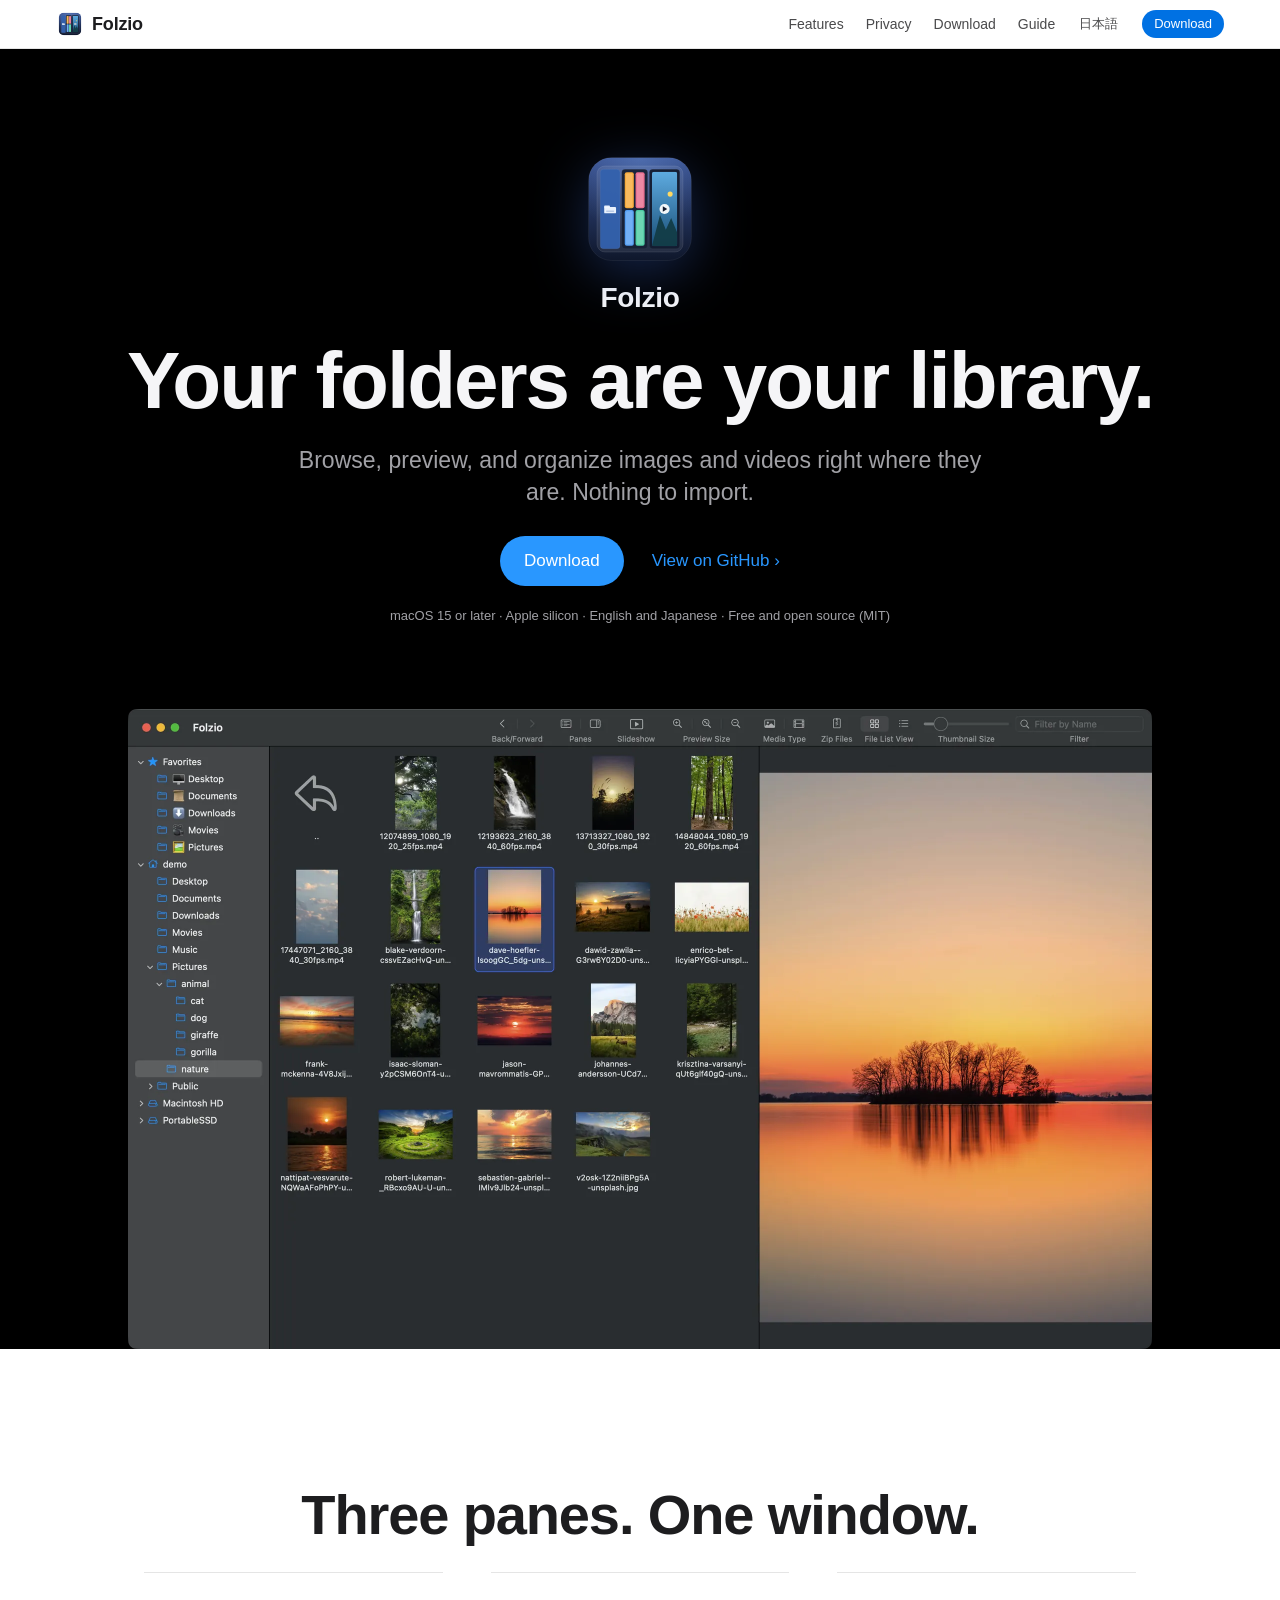
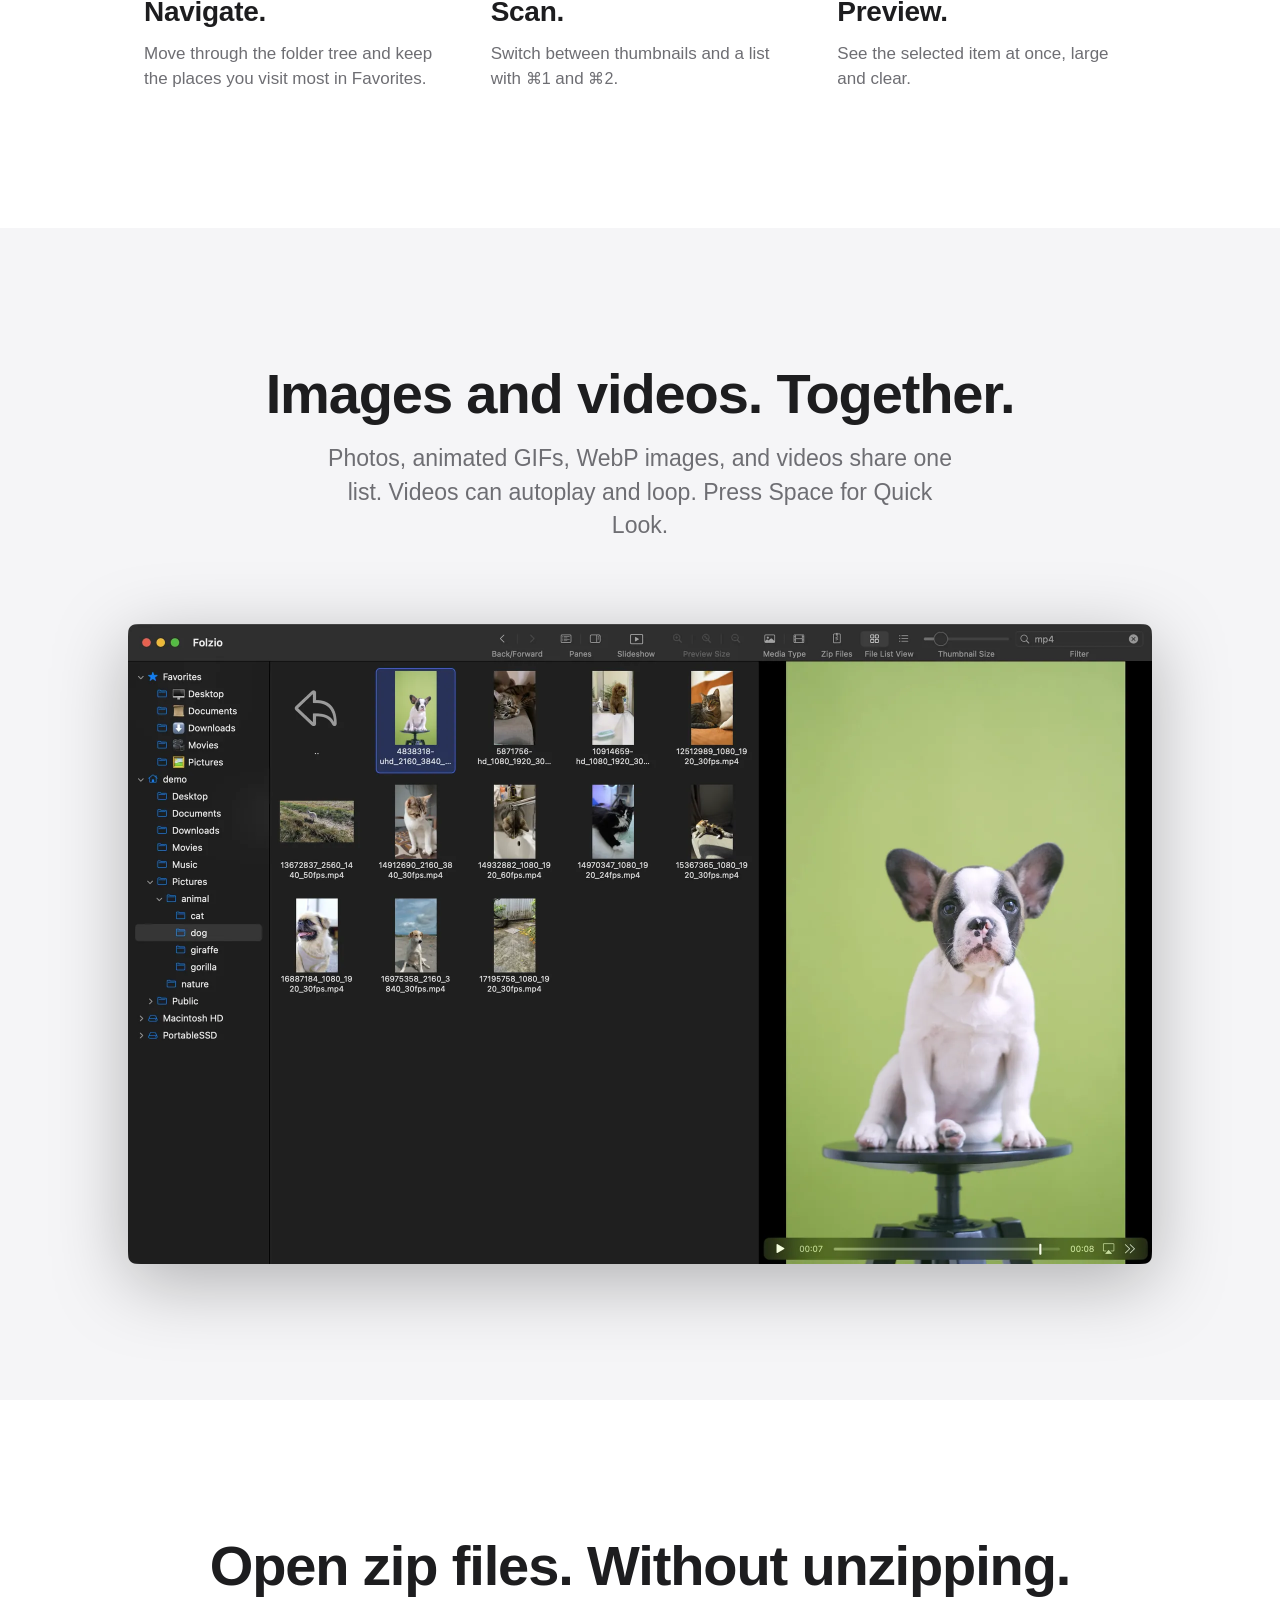
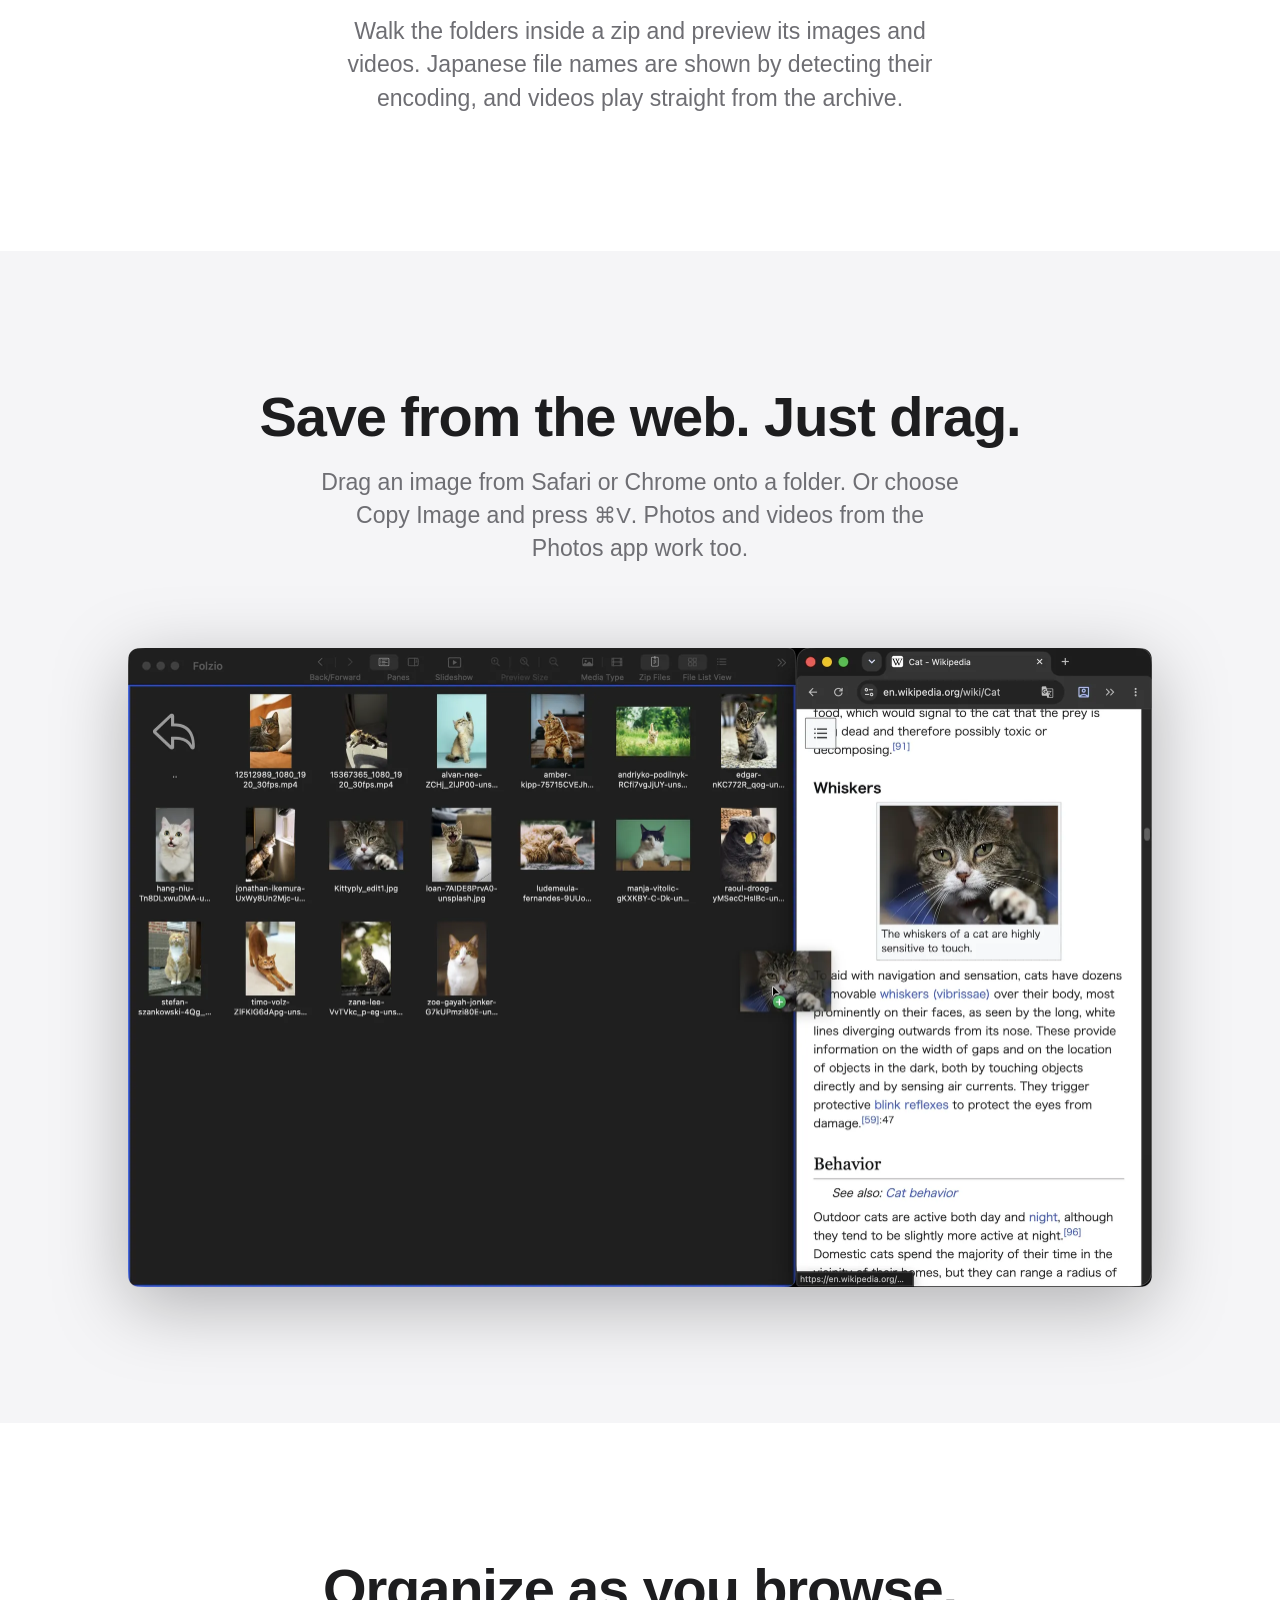
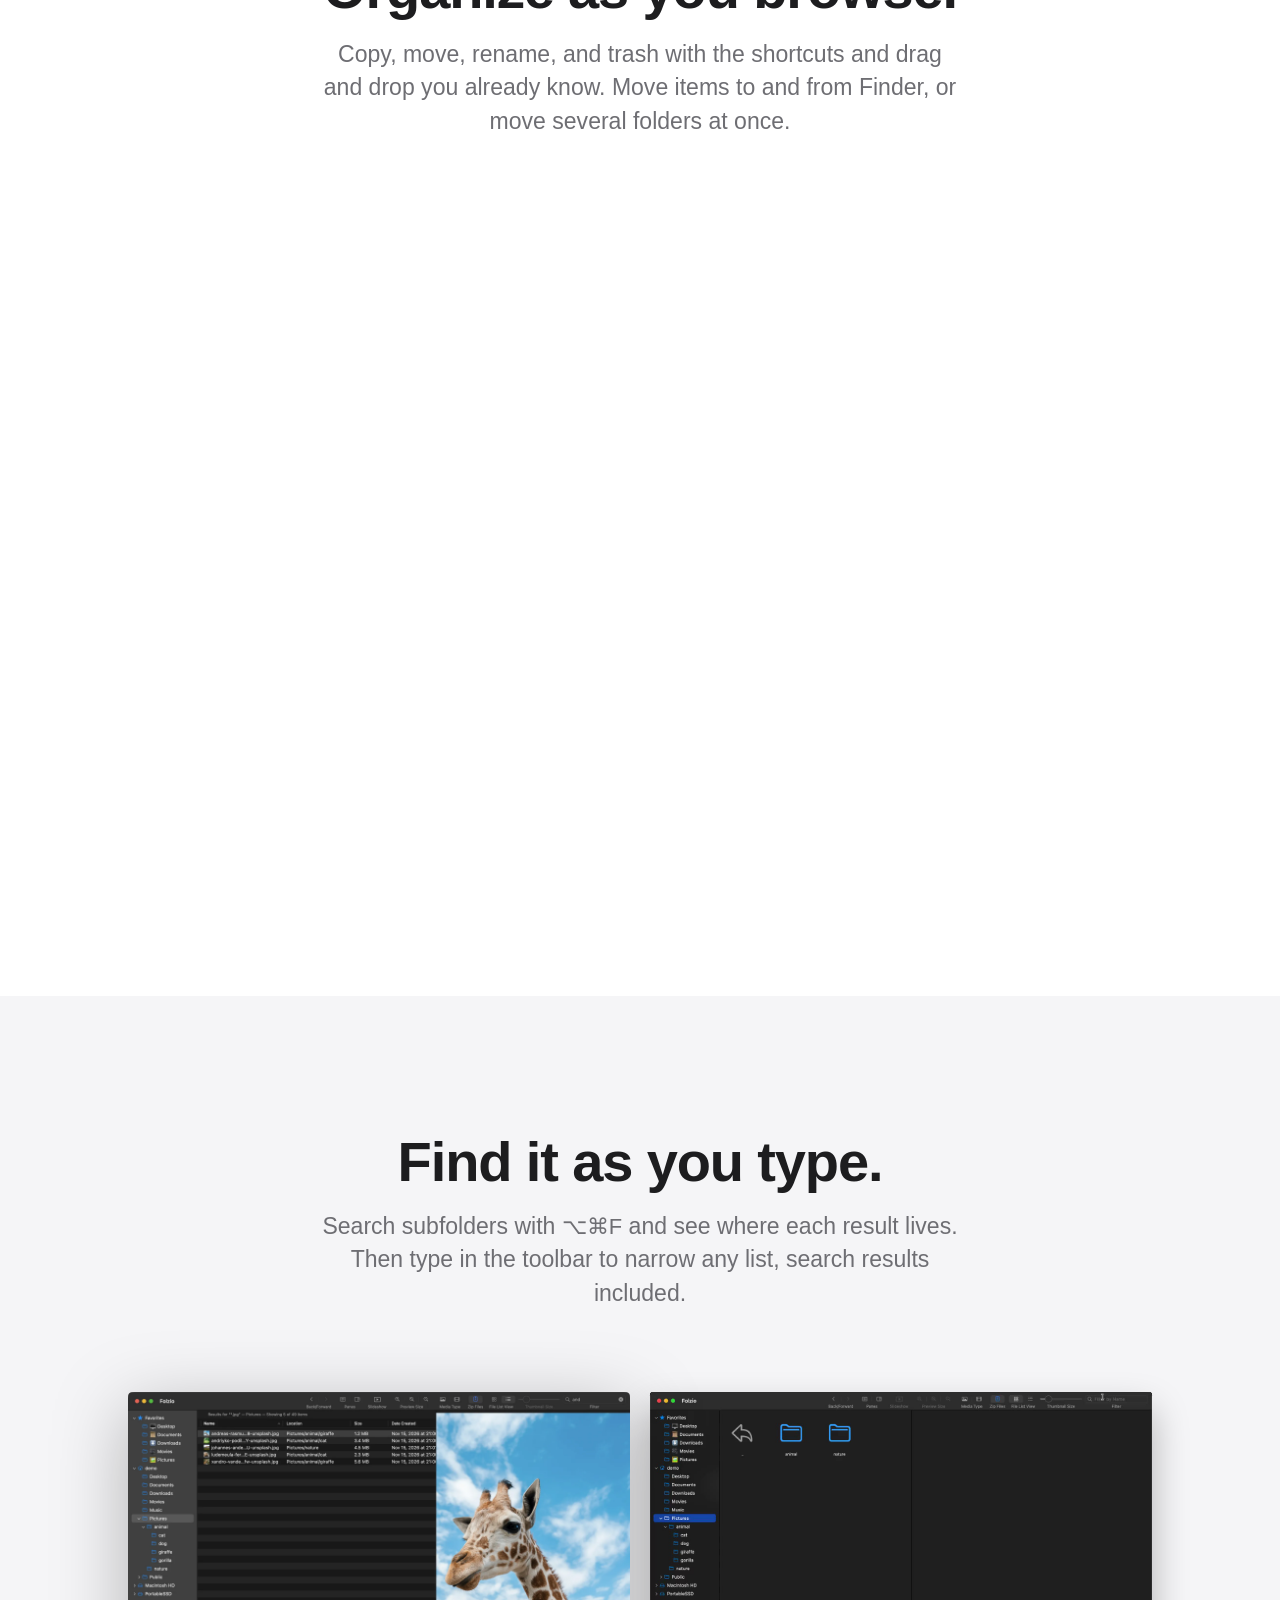
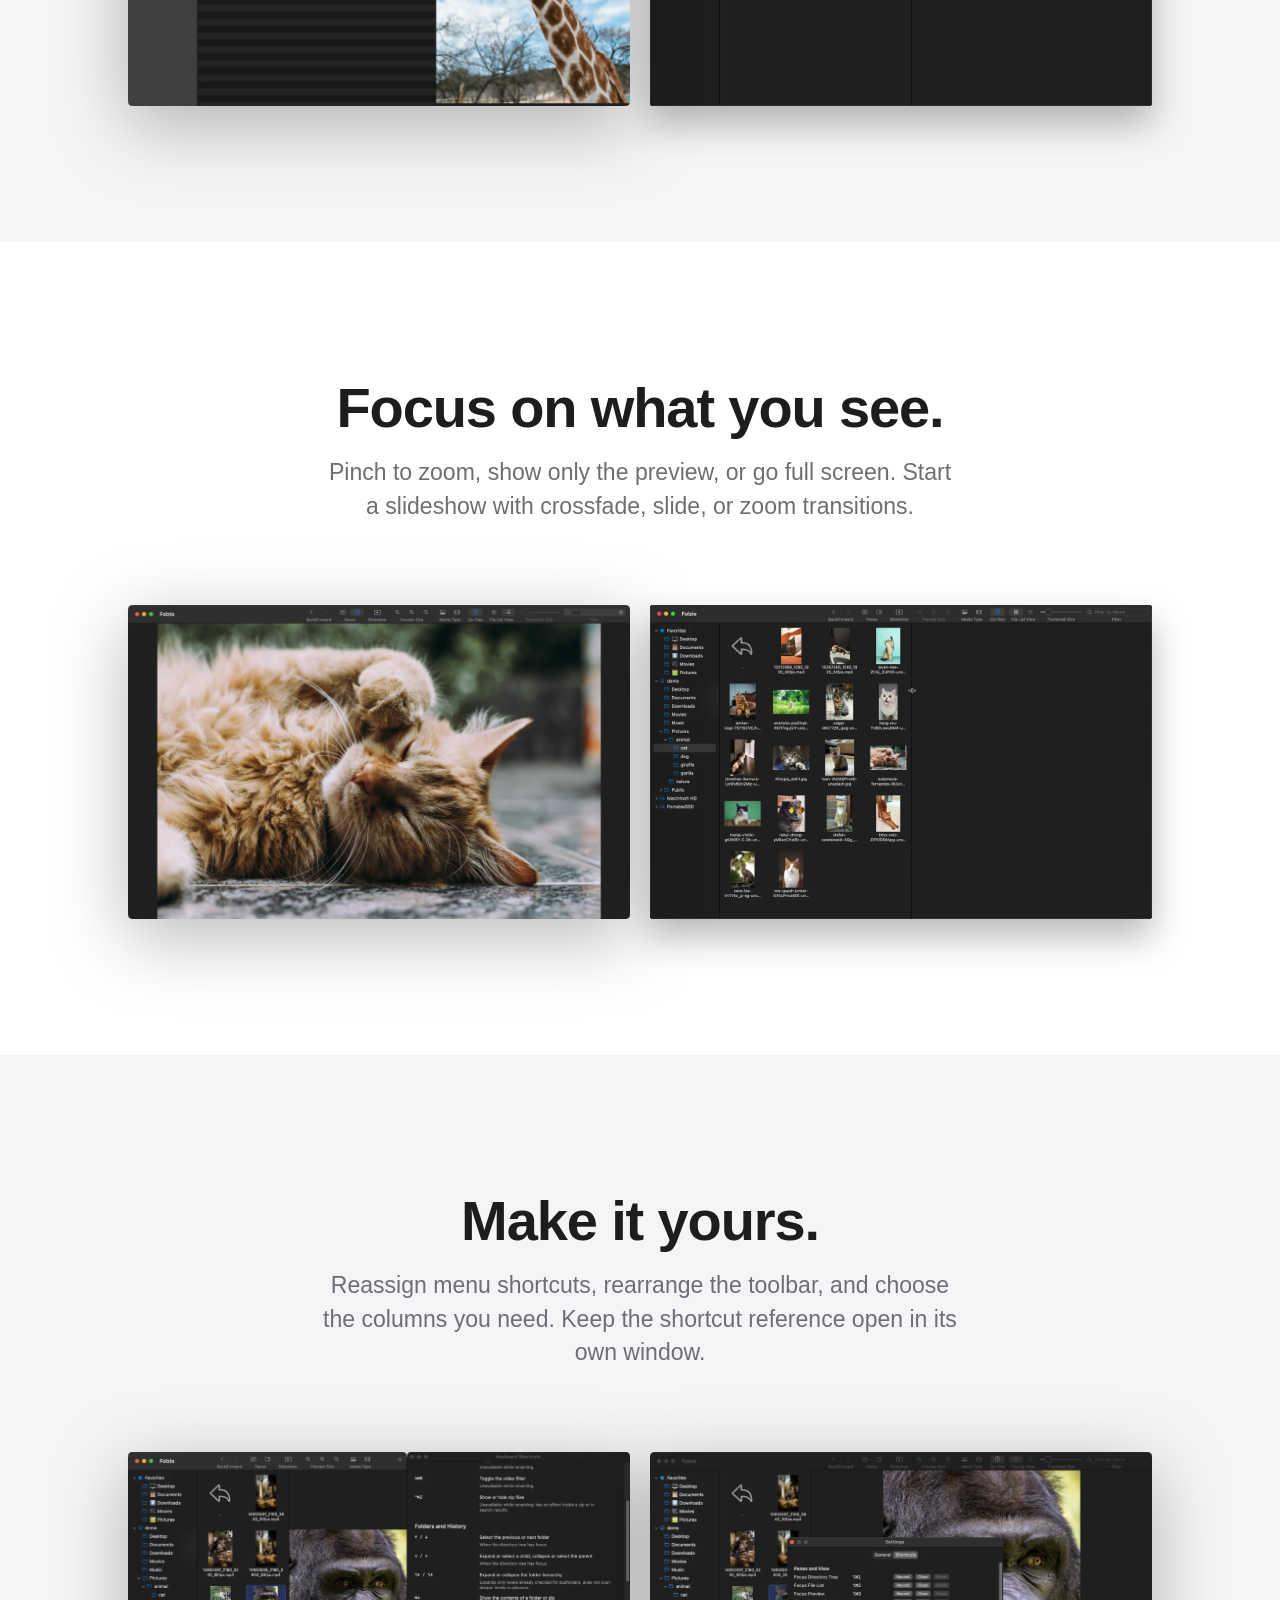
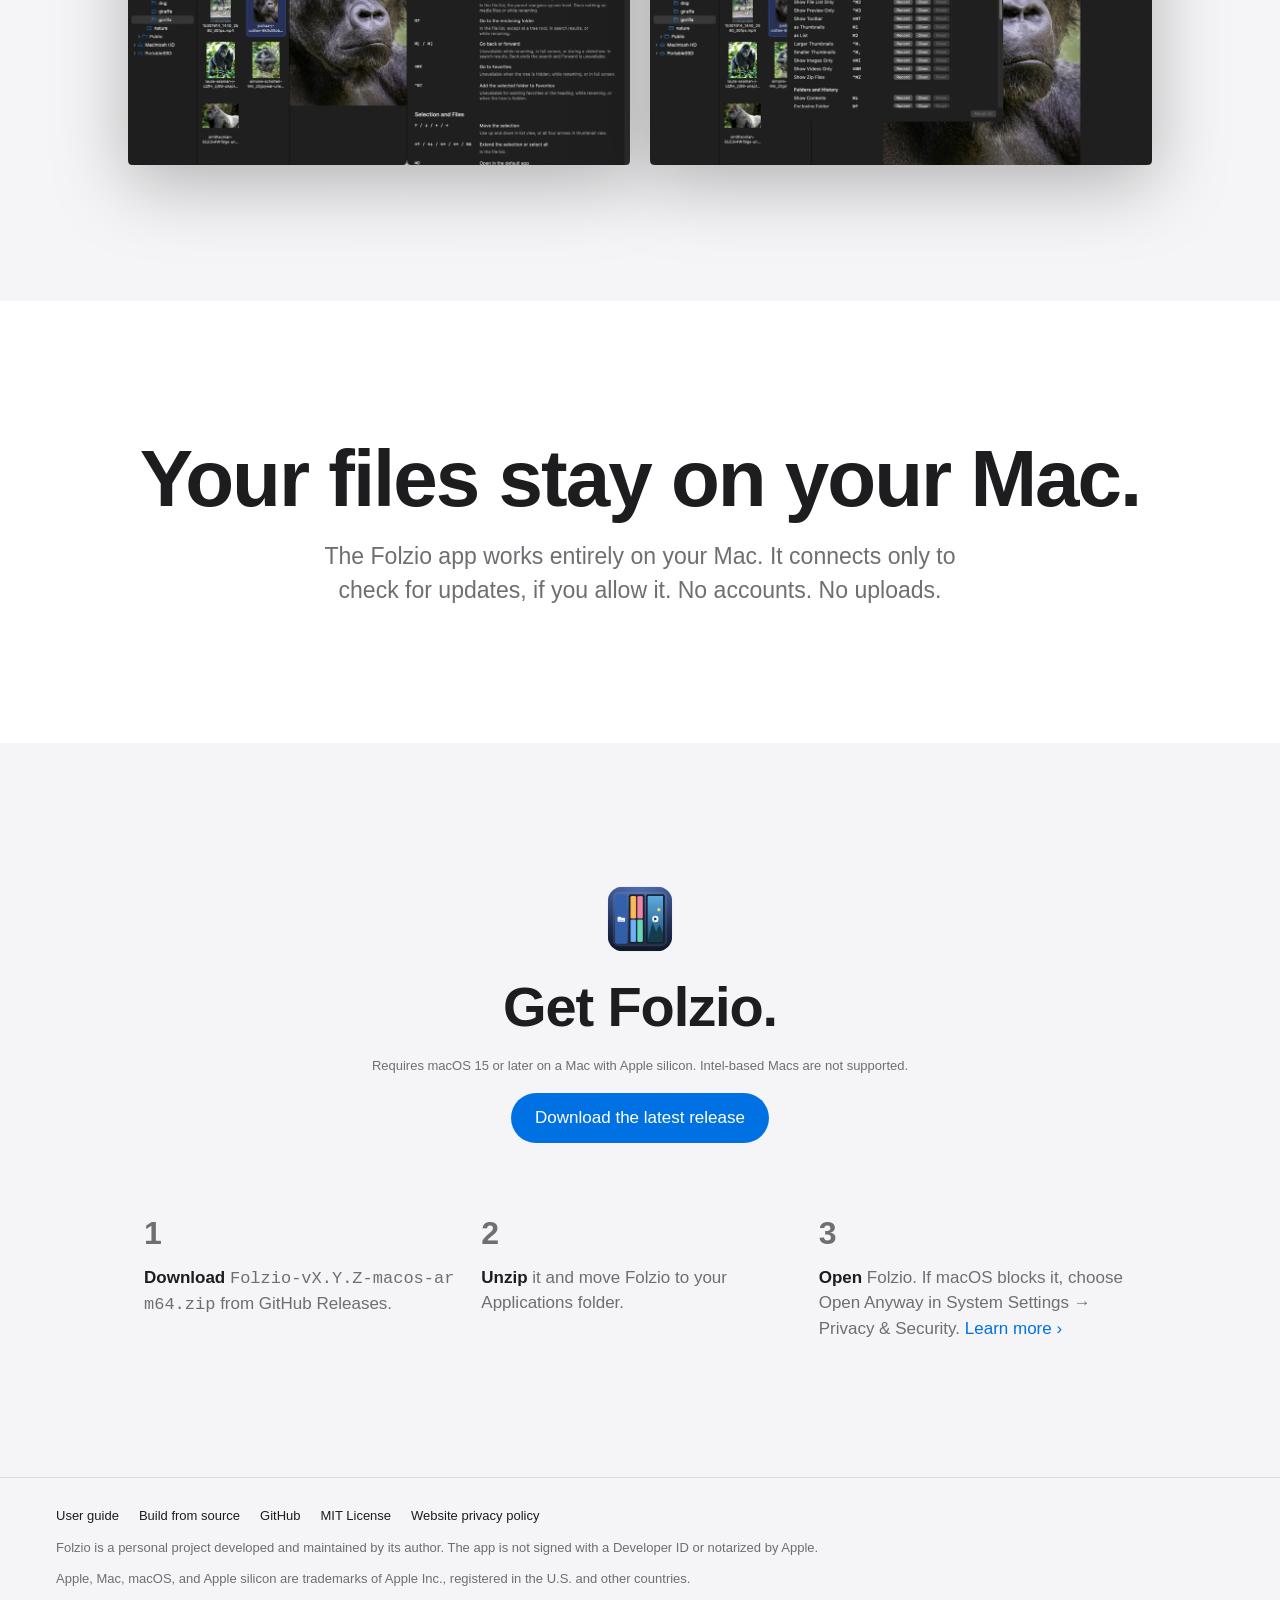
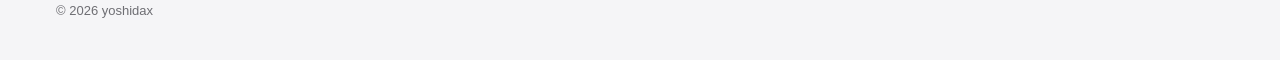
<file: site/index.html>
<!doctype html>
<html lang="en">
<head>
  <meta charset="utf-8">
  <meta name="viewport" content="width=device-width, initial-scale=1">
  <title>Folzio — Image and video browser for Mac</title>
  <meta name="description" content="Folzio is a free, open-source macOS app that lets you browse, preview, and organize images and videos right in their folders.">
  <link rel="canonical" href="https://yoshidax.github.io/folzio/">
  <link rel="alternate" hreflang="en" href="https://yoshidax.github.io/folzio/">
  <link rel="alternate" hreflang="ja" href="https://yoshidax.github.io/folzio/ja/">
  <link rel="alternate" hreflang="x-default" href="https://yoshidax.github.io/folzio/">
  <link rel="icon" href="app-icon.svg" type="image/svg+xml">
  <link rel="stylesheet" href="style.css">
  <script src="analytics.js"></script>
  <script src="reveal.js"></script>
  <script src="lightbox.js"></script>
</head>
<body>
  <header class="nav">
    <div class="wrap">
      <a class="brand" href="./"><img src="app-icon.svg" alt="" width="28" height="28">Folzio</a>
      <nav class="nav-links" aria-label="Sections">
        <a href="#features">Features</a>
        <a href="#privacy">Privacy</a>
        <a href="#download">Download</a>
        <a href="https://github.com/yoshidax/folzio/blob/main/docs/usage.md">Guide</a>
      </nav>
      <a class="lang-switch" href="ja/" hreflang="ja" lang="ja">日本語</a>
      <a class="pill" href="#download">Download</a>
    </div>
  </header>

  <main>
    <section class="hero">
      <div class="wrap">
        <div class="app-id">
          <img class="app-icon" src="app-icon.svg" width="128" height="128" alt="Folzio app icon">
          <p class="app-name">Folzio</p>
        </div>
        <h1>Your folders are your library.</h1>
        <p class="lead">Browse, preview, and organize images and videos right where they are. Nothing to import.</p>
        <div class="cta">
          <a class="btn" href="https://github.com/yoshidax/folzio/releases/latest">Download</a>
          <a class="more" href="https://github.com/yoshidax/folzio">View on GitHub ›</a>
        </div>
        <p class="meta">macOS 15 or later · Apple silicon · English and Japanese · Free and open source (MIT)</p>
        <img class="shot" src="media/en/s1-hero.webp" width="2048" height="1280"
             alt="Folzio in three panes: a folder tree, photo thumbnails, and a large photo preview">
      </div>
    </section>

    <section class="band" id="features">
      <div class="wrap center">
        <h2>Three panes. One window.</h2>
        <div class="panes">
          <div>
            <h3>Navigate.</h3>
            <p>Move through the folder tree and keep the places you visit most in Favorites.</p>
          </div>
          <div>
            <h3>Scan.</h3>
            <p>Switch between thumbnails and a list with <kbd>⌘1</kbd> and <kbd>⌘2</kbd>.</p>
          </div>
          <div>
            <h3>Preview.</h3>
            <p>See the selected item at once, large and clear.</p>
          </div>
        </div>
      </div>
    </section>

    <section class="band alt">
      <div class="wrap center">
        <h2>Images and videos. Together.</h2>
        <p class="lead">Photos, animated GIFs, WebP images, and videos share one list. Videos can autoplay and loop. Press Space for Quick Look.</p>
        <img class="shot" src="media/en/s2-media.webp" width="2048" height="1280" loading="lazy"
             alt="A folder of photos and videos, with a video playing in the preview">
      </div>
    </section>

    <section class="band">
      <div class="wrap center">
        <h2>Open zip files. Without unzipping.</h2>
        <p class="lead">Walk the folders inside a zip and preview its images and videos. Japanese file names are shown by detecting their encoding, and videos play straight from the archive.</p>
      </div>
    </section>

    <section class="band alt">
      <div class="wrap center">
        <h2>Save from the web. Just drag.</h2>
        <p class="lead">Drag an image from Safari or Chrome onto a folder. Or choose Copy Image and press <kbd>⌘V</kbd>. Photos and videos from the Photos app work too.</p>
        <img class="shot" src="media/en/s4-web.webp" width="2048" height="1279" loading="lazy"
             alt="A web browser and Folzio side by side, with an image being dragged onto a folder">
      </div>
    </section>

    <section class="band">
      <div class="wrap center">
        <h2>Organize as you browse.</h2>
        <p class="lead">Copy, move, rename, and trash with the shortcuts and drag and drop you already know. Move items to and from Finder, or move several folders at once.</p>
        <img class="shot" src="media/en/s5-organize.webp" width="2048" height="1279" loading="lazy"
             alt="Several thumbnails being dragged onto a folder in the tree">
      </div>
    </section>

    <section class="band alt">
      <div class="wrap center">
        <h2>Find it as you type.</h2>
        <p class="lead">Search subfolders with <kbd>⌥⌘F</kbd> and see where each result lives. Then type in the toolbar to narrow any list, search results included.</p>
        <div class="shot-row">
          <img class="shot" src="media/en/s6-search.webp" width="2048" height="1280" loading="lazy"
               alt="Search results in list view with a Location column">
          <video class="shot" width="1280" height="800" autoplay muted loop playsinline preload="metadata"
                 poster="media/en/m1-search.jpg" aria-label="Searching from a folder, then narrowing the results in the toolbar search field">
            <source src="media/en/m1-search.mp4" type="video/mp4">
          </video>
        </div>
      </div>
    </section>

    <section class="band">
      <div class="wrap center">
        <h2>Focus on what you see.</h2>
        <p class="lead">Pinch to zoom, show only the preview, or go full screen. Start a slideshow with crossfade, slide, or zoom transitions.</p>
        <div class="shot-row">
          <img class="shot" src="media/en/s7-focus.webp" width="2048" height="1280" loading="lazy"
               alt="A zoomed photo shown on its own">
          <video class="shot" width="1280" height="800" autoplay muted loop playsinline preload="metadata"
                 poster="media/en/m2-slideshow.jpg" aria-label="A slideshow moving between photos with a transition">
            <source src="media/en/m2-slideshow.mp4" type="video/mp4">
          </video>
        </div>
      </div>
    </section>

    <section class="band alt">
      <div class="wrap center">
        <h2>Make it yours.</h2>
        <p class="lead">Reassign menu shortcuts, rearrange the toolbar, and choose the columns you need. Keep the shortcut reference open in its own window.</p>
        <div class="shot-row">
          <img class="shot" src="media/en/s8-1-reference.webp" width="2048" height="1279" loading="lazy"
               alt="The keyboard shortcut reference window">
          <img class="shot" src="media/en/s8-2-settings.webp" width="2048" height="1280" loading="lazy"
               alt="Keyboard shortcut settings">
        </div>
      </div>
    </section>

    <section class="band statement" id="privacy">
      <div class="wrap center">
        <h2>Your files stay on your Mac.</h2>
        <p class="lead">The Folzio app works entirely on your Mac. It connects only to check for updates, if you allow it. No accounts. No uploads.</p>
      </div>
    </section>

    <section class="band alt" id="download">
      <div class="wrap center">
        <img class="dl-icon" src="app-icon.svg" width="80" height="80" alt="">
        <h2>Get Folzio.</h2>
        <p class="req">Requires macOS 15 or later on a Mac with Apple silicon. Intel-based Macs are not supported.</p>
        <a class="dl-btn" href="https://github.com/yoshidax/folzio/releases/latest">Download the latest release</a>
        <ol class="steps">
          <li><p><strong>Download</strong> <code>Folzio-vX.Y.Z-macos-arm64.zip</code> from GitHub Releases.</p></li>
          <li><p><strong>Unzip</strong> it and move Folzio to your Applications folder.</p></li>
          <li><p><strong>Open</strong> Folzio. If macOS blocks it, choose Open Anyway in System Settings → Privacy &amp; Security. <a href="https://support.apple.com/en-us/102445">Learn more ›</a></p></li>
        </ol>
      </div>
    </section>
  </main>

  <footer>
    <div class="wrap">
      <div class="foot-links">
        <a href="https://github.com/yoshidax/folzio/blob/main/docs/usage.md">User guide</a>
        <a href="https://github.com/yoshidax/folzio/blob/main/docs/development.md">Build from source</a>
        <a href="https://github.com/yoshidax/folzio">GitHub</a>
        <a href="https://github.com/yoshidax/folzio/blob/main/LICENSE">MIT License</a>
        <a href="privacy.html">Website privacy policy</a>
      </div>
      <p>Folzio is a personal project developed and maintained by its author. The app is not signed with a Developer ID or notarized by Apple.</p>
      <p>Apple, Mac, macOS, and Apple silicon are trademarks of Apple Inc., registered in the U.S. and other countries.</p>
      <p>© 2026 yoshidax</p>
    </div>
  </footer>
</body>
</html>
</file>
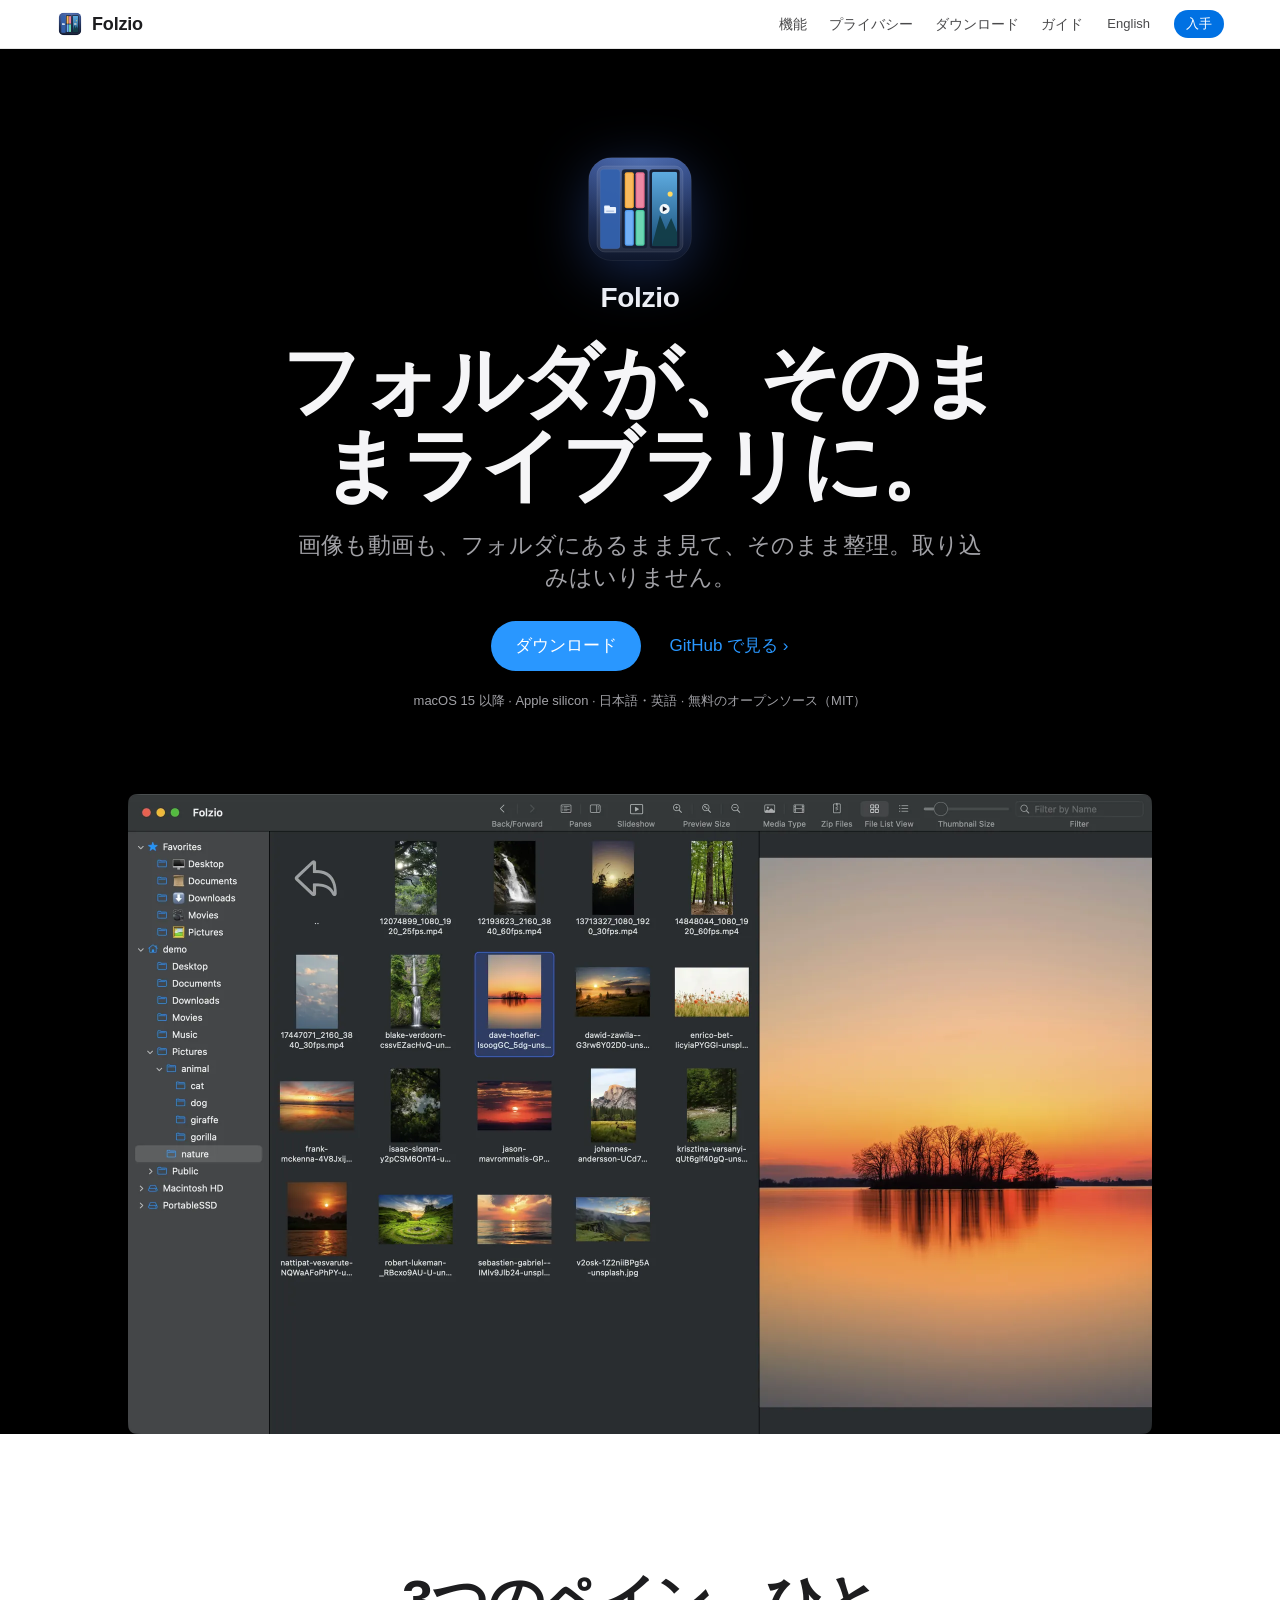
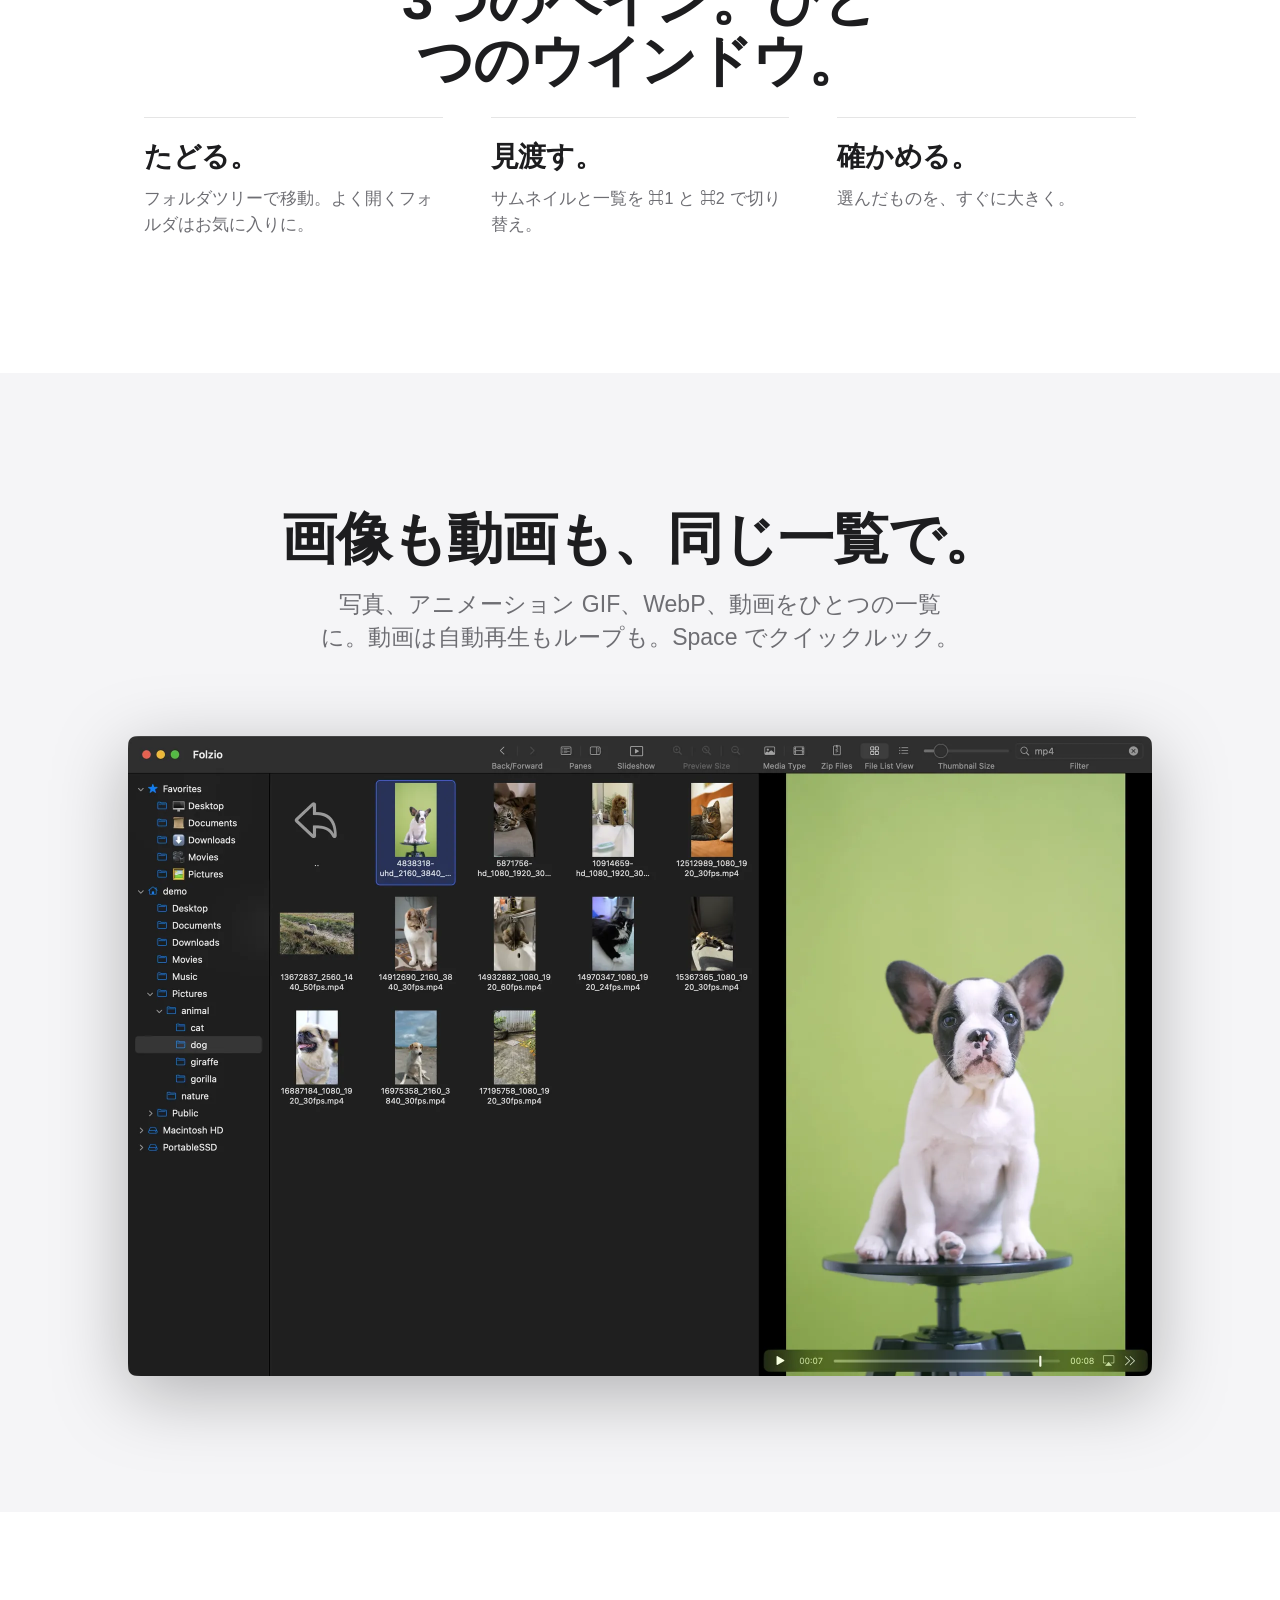
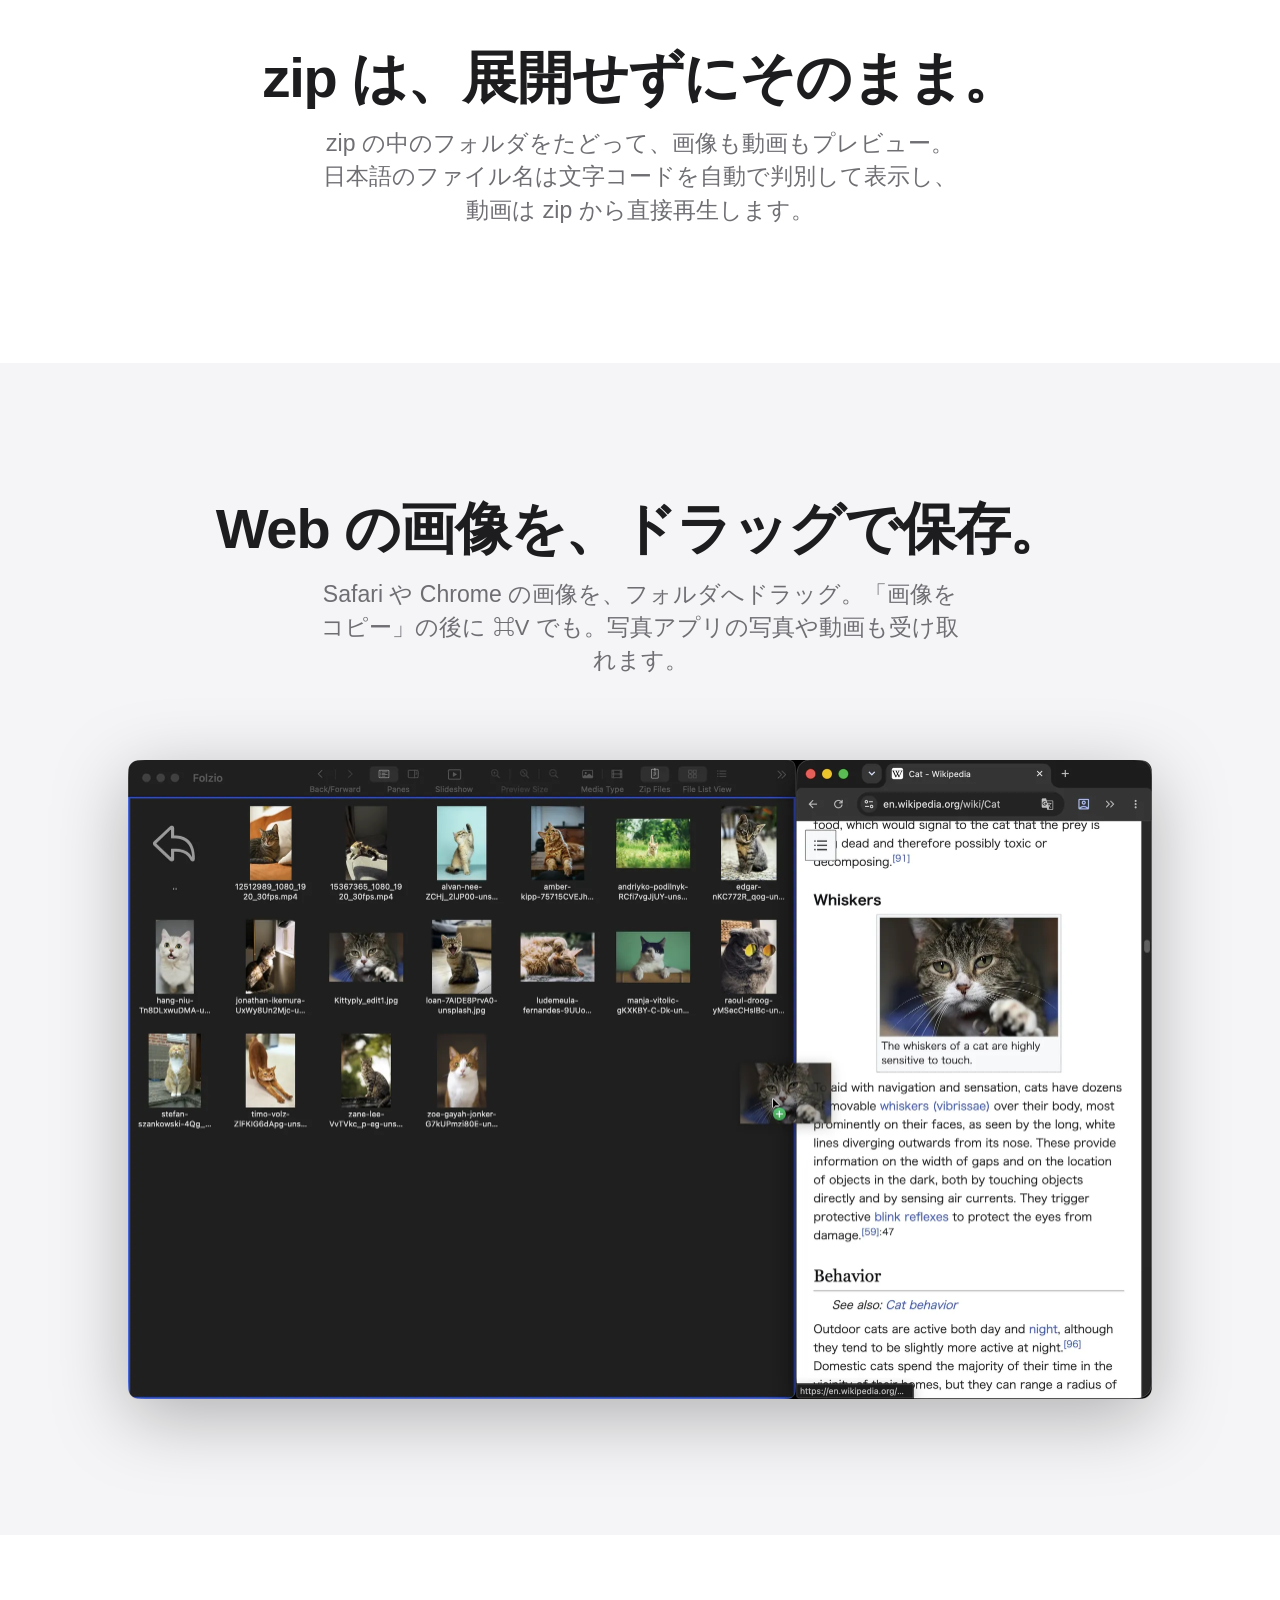
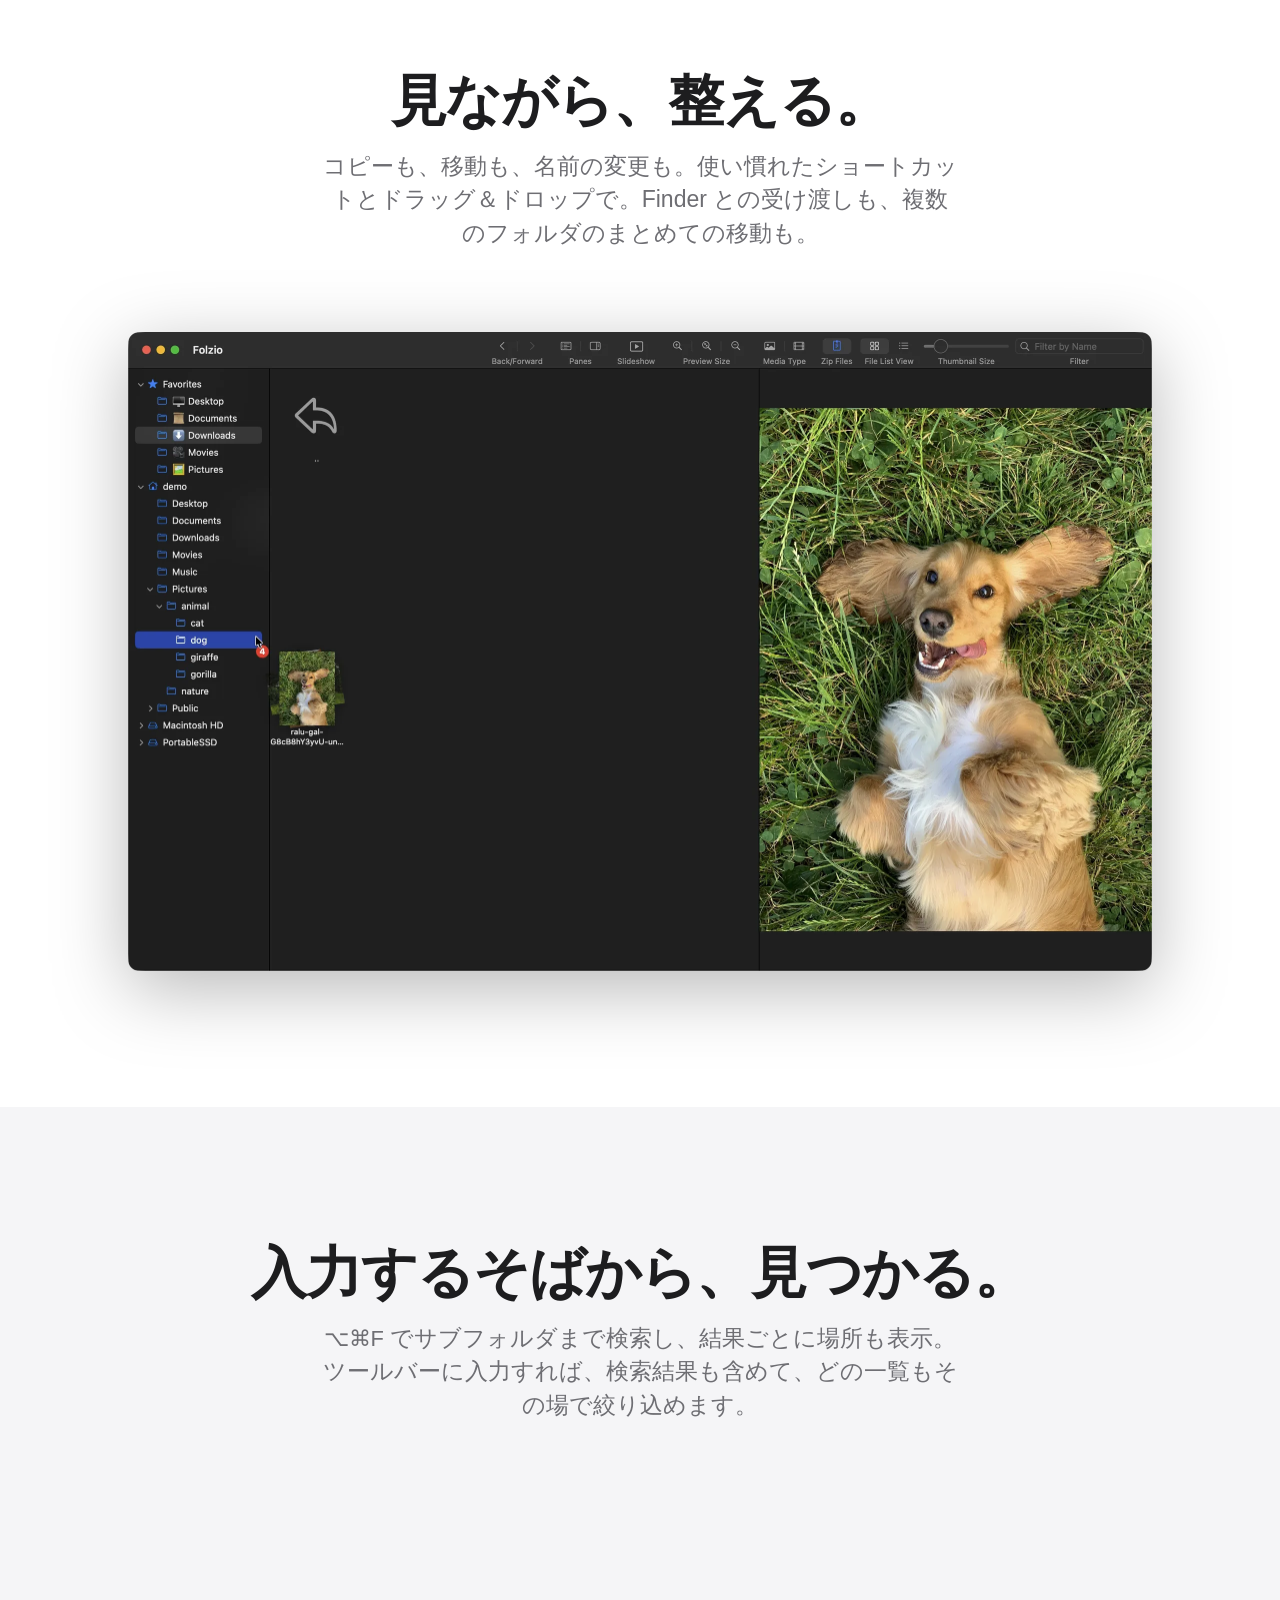
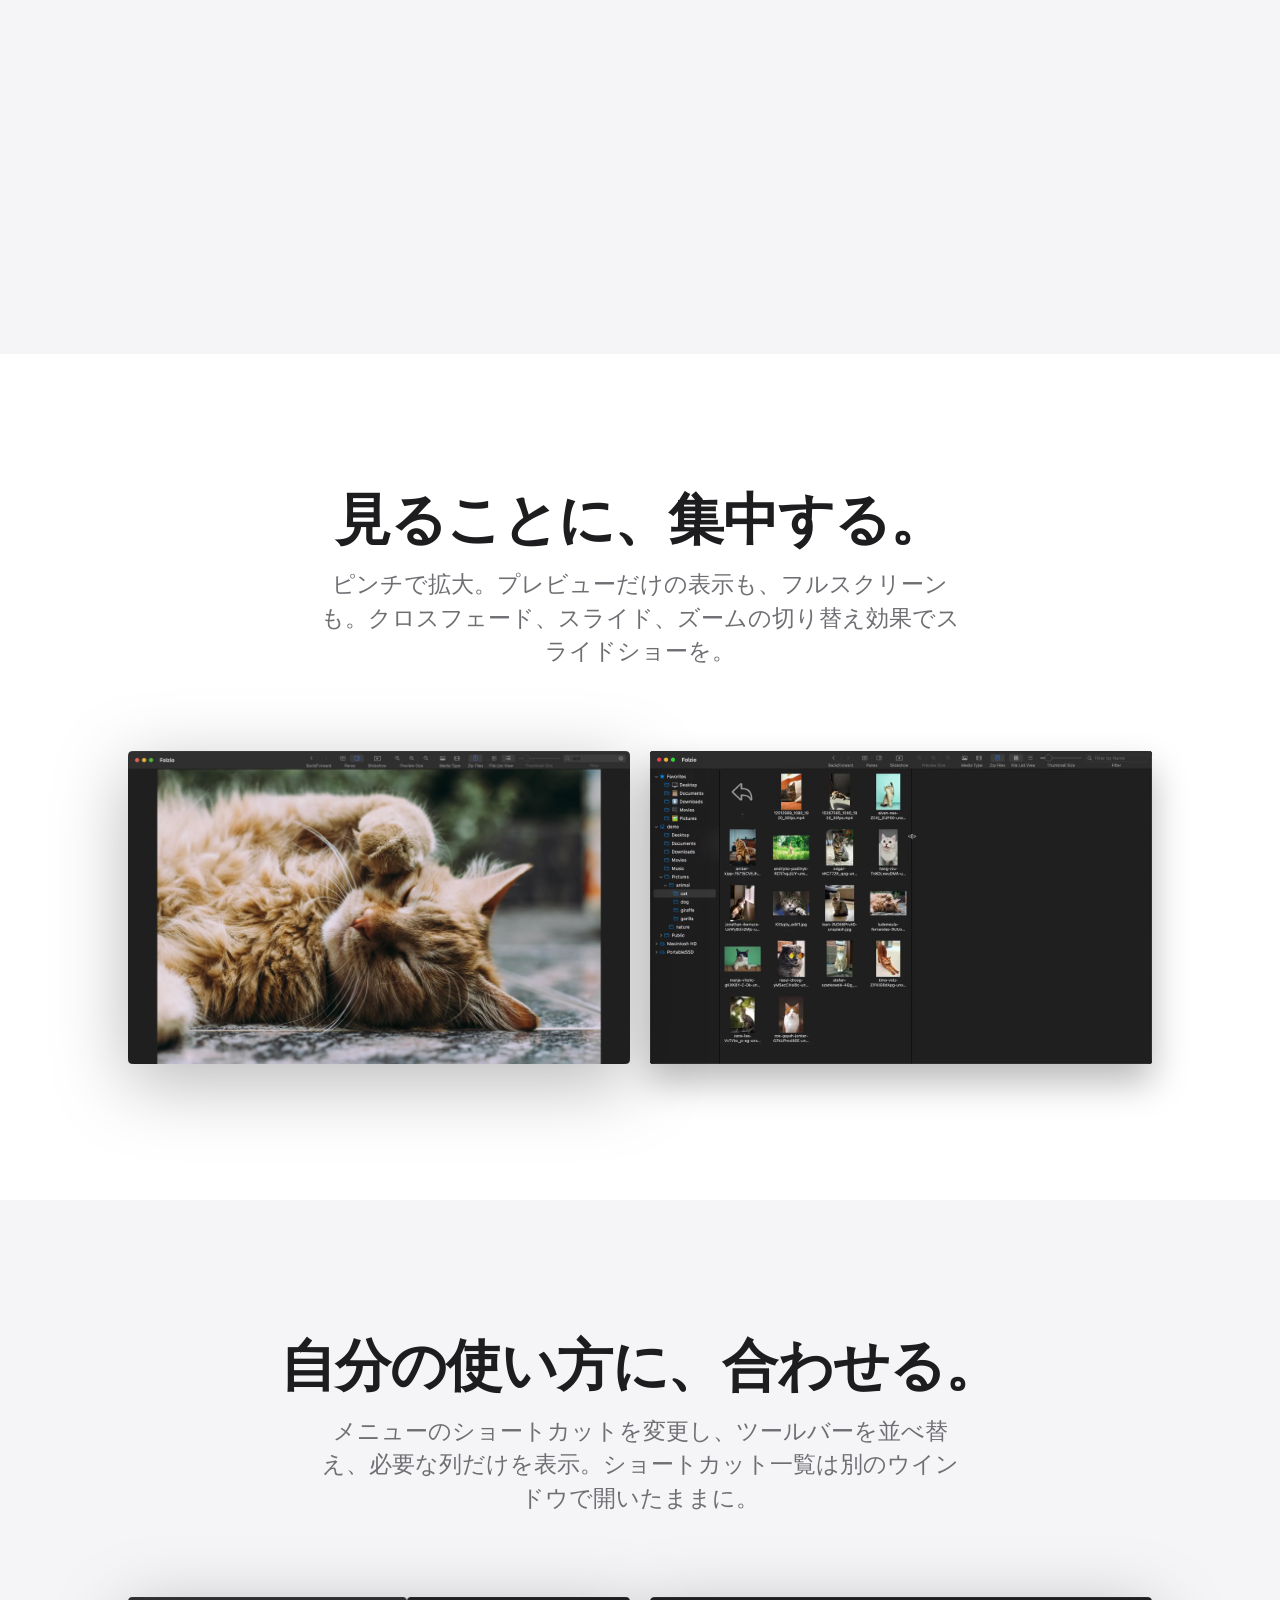
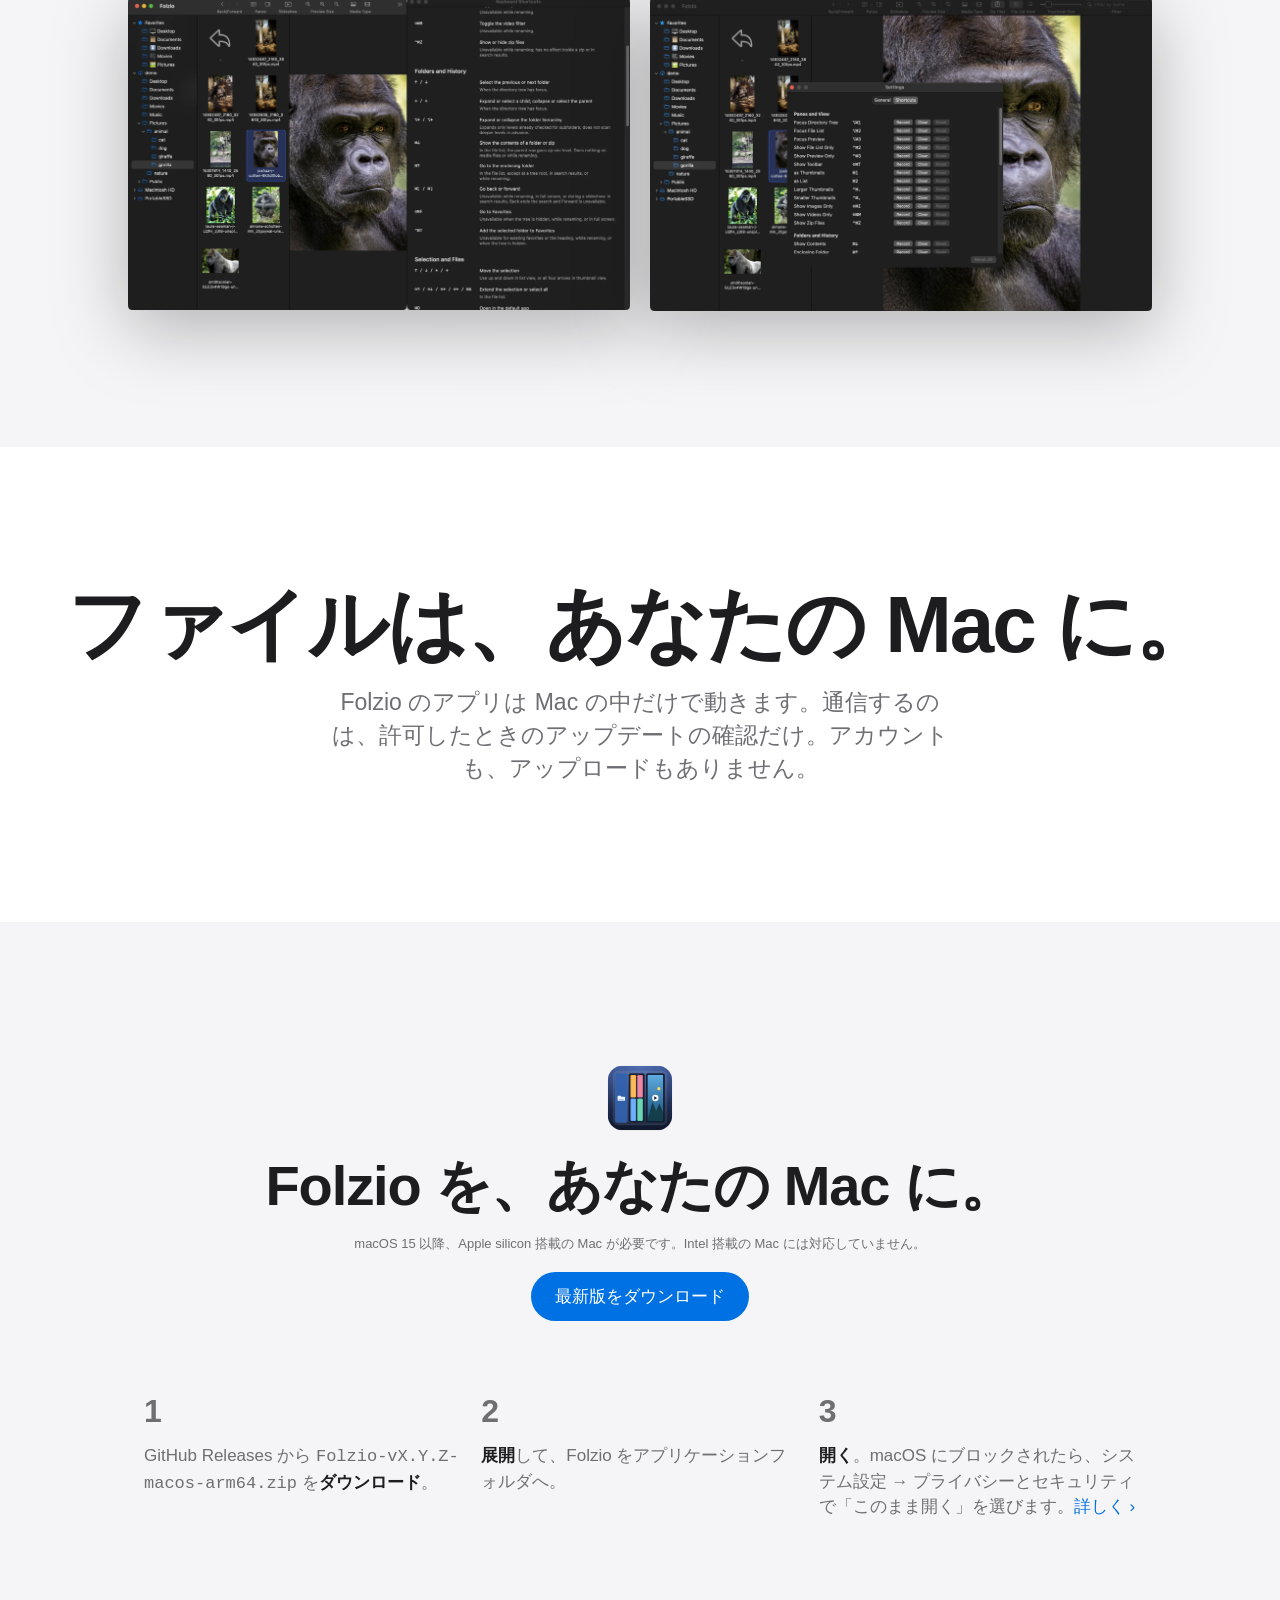
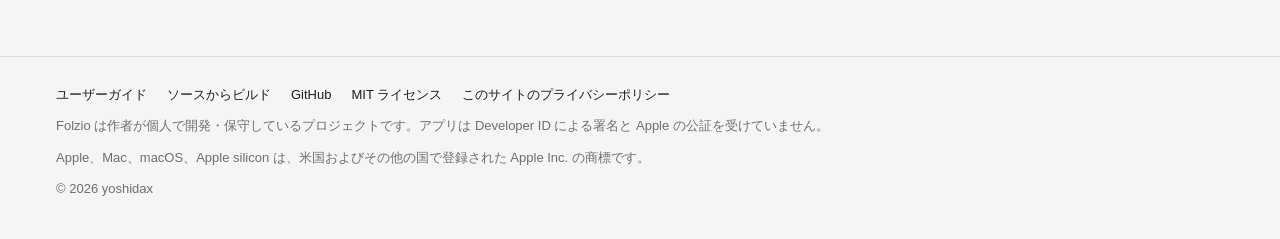
<file: site/ja/index.html>
<!doctype html>
<html lang="ja">
<head>
  <meta charset="utf-8">
  <meta name="viewport" content="width=device-width, initial-scale=1">
  <title>Folzio — Mac の画像・動画ブラウザ</title>
  <meta name="description" content="Folzio は、フォルダにある画像や動画をそのまま見て整理できる、無料・オープンソースの macOS アプリです。">
  <link rel="canonical" href="https://yoshidax.github.io/folzio/ja/">
  <link rel="alternate" hreflang="en" href="https://yoshidax.github.io/folzio/">
  <link rel="alternate" hreflang="ja" href="https://yoshidax.github.io/folzio/ja/">
  <link rel="alternate" hreflang="x-default" href="https://yoshidax.github.io/folzio/">
  <link rel="icon" href="../app-icon.svg" type="image/svg+xml">
  <link rel="stylesheet" href="../style.css">
  <script src="../analytics.js"></script>
  <script src="../reveal.js"></script>
  <script src="../lightbox.js"></script>
</head>
<body>
  <header class="nav">
    <div class="wrap">
      <a class="brand" href="./"><img src="../app-icon.svg" alt="" width="28" height="28">Folzio</a>
      <nav class="nav-links" aria-label="セクション">
        <a href="#features">機能</a>
        <a href="#privacy">プライバシー</a>
        <a href="#download">ダウンロード</a>
        <a href="https://github.com/yoshidax/folzio/blob/main/docs/usage.ja.md">ガイド</a>
      </nav>
      <a class="lang-switch" href="../" hreflang="en" lang="en">English</a>
      <a class="pill" href="#download">入手</a>
    </div>
  </header>

  <main>
    <section class="hero">
      <div class="wrap">
        <div class="app-id">
          <img class="app-icon" src="../app-icon.svg" width="128" height="128" alt="Folzio のアプリアイコン">
          <p class="app-name">Folzio</p>
        </div>
        <h1>フォルダが、そのままライブラリに。</h1>
        <p class="lead">画像も動画も、フォルダにあるまま見て、そのまま整理。取り込みはいりません。</p>
        <div class="cta">
          <a class="btn" href="https://github.com/yoshidax/folzio/releases/latest">ダウンロード</a>
          <a class="more" href="https://github.com/yoshidax/folzio">GitHub で見る ›</a>
        </div>
        <p class="meta">macOS 15 以降 · Apple silicon · 日本語・英語 · 無料のオープンソース（MIT）</p>
        <img class="shot" src="../media/en/s1-hero.webp" width="2048" height="1280"
             alt="3 ペインの Folzio。フォルダツリー、写真のサムネイル、大きな写真のプレビュー">
      </div>
    </section>

    <section class="band" id="features">
      <div class="wrap center">
        <h2>3つのペイン。ひとつのウインドウ。</h2>
        <div class="panes">
          <div>
            <h3>たどる。</h3>
            <p>フォルダツリーで移動。よく開くフォルダはお気に入りに。</p>
          </div>
          <div>
            <h3>見渡す。</h3>
            <p>サムネイルと一覧を <kbd>⌘1</kbd> と <kbd>⌘2</kbd> で切り替え。</p>
          </div>
          <div>
            <h3>確かめる。</h3>
            <p>選んだものを、すぐに大きく。</p>
          </div>
        </div>
      </div>
    </section>

    <section class="band alt">
      <div class="wrap center">
        <h2>画像も動画も、同じ一覧で。</h2>
        <p class="lead">写真、アニメーション GIF、WebP、動画をひとつの一覧に。動画は自動再生もループも。Space でクイックルック。</p>
        <img class="shot" src="../media/en/s2-media.webp" width="2048" height="1280" loading="lazy"
             alt="写真と動画が混在するフォルダ。プレビューで動画を再生中">
      </div>
    </section>

    <section class="band">
      <div class="wrap center">
        <h2>zip は、展開せずにそのまま。</h2>
        <p class="lead">zip の中のフォルダをたどって、画像も動画もプレビュー。日本語のファイル名は文字コードを自動で判別して表示し、動画は zip から直接再生します。</p>
      </div>
    </section>

    <section class="band alt">
      <div class="wrap center">
        <h2>Web の画像を、ドラッグで保存。</h2>
        <p class="lead">Safari や Chrome の画像を、フォルダへドラッグ。「画像をコピー」の後に <kbd>⌘V</kbd> でも。写真アプリの写真や動画も受け取れます。</p>
        <img class="shot" src="../media/en/s4-web.webp" width="2048" height="1279" loading="lazy"
             alt="Web ブラウザと Folzio を並べ、画像をフォルダへドラッグしている">
      </div>
    </section>

    <section class="band">
      <div class="wrap center">
        <h2>見ながら、整える。</h2>
        <p class="lead">コピーも、移動も、名前の変更も。使い慣れたショートカットとドラッグ＆ドロップで。Finder との受け渡しも、複数のフォルダのまとめての移動も。</p>
        <img class="shot" src="../media/en/s5-organize.webp" width="2048" height="1279" loading="lazy"
             alt="複数のサムネイルをツリーのフォルダへドラッグしている">
      </div>
    </section>

    <section class="band alt">
      <div class="wrap center">
        <h2>入力するそばから、見つかる。</h2>
        <p class="lead"><kbd>⌥⌘F</kbd> でサブフォルダまで検索し、結果ごとに場所も表示。ツールバーに入力すれば、検索結果も含めて、どの一覧もその場で絞り込めます。</p>
        <div class="shot-row">
          <img class="shot" src="../media/en/s6-search.webp" width="2048" height="1280" loading="lazy"
               alt="リスト表示の検索結果と「場所」の列">
          <video class="shot" width="1280" height="800" autoplay muted loop playsinline preload="metadata"
                 poster="../media/en/m1-search.jpg" aria-label="フォルダを起点に検索し、ツールバーの検索欄で結果を絞り込む操作">
            <source src="../media/en/m1-search.mp4" type="video/mp4">
          </video>
        </div>
      </div>
    </section>

    <section class="band">
      <div class="wrap center">
        <h2>見ることに、集中する。</h2>
        <p class="lead">ピンチで拡大。プレビューだけの表示も、フルスクリーンも。クロスフェード、スライド、ズームの切り替え効果でスライドショーを。</p>
        <div class="shot-row">
          <img class="shot" src="../media/en/s7-focus.webp" width="2048" height="1280" loading="lazy"
               alt="写真を拡大して単独で表示">
          <video class="shot" width="1280" height="800" autoplay muted loop playsinline preload="metadata"
                 poster="../media/en/m2-slideshow.jpg" aria-label="切り替え効果つきで写真が移り変わるスライドショー">
            <source src="../media/en/m2-slideshow.mp4" type="video/mp4">
          </video>
        </div>
      </div>
    </section>

    <section class="band alt">
      <div class="wrap center">
        <h2>自分の使い方に、合わせる。</h2>
        <p class="lead">メニューのショートカットを変更し、ツールバーを並べ替え、必要な列だけを表示。ショートカット一覧は別のウインドウで開いたままに。</p>
        <div class="shot-row">
          <img class="shot" src="../media/en/s8-1-reference.webp" width="2048" height="1279" loading="lazy"
               alt="キーボードショートカットの一覧のウインドウ">
          <img class="shot" src="../media/en/s8-2-settings.webp" width="2048" height="1280" loading="lazy"
               alt="設定のキーボードショートカット">
        </div>
      </div>
    </section>

    <section class="band statement" id="privacy">
      <div class="wrap center">
        <h2>ファイルは、あなたの Mac に。</h2>
        <p class="lead">Folzio のアプリは Mac の中だけで動きます。通信するのは、許可したときのアップデートの確認だけ。アカウントも、アップロードもありません。</p>
      </div>
    </section>

    <section class="band alt" id="download">
      <div class="wrap center">
        <img class="dl-icon" src="../app-icon.svg" width="80" height="80" alt="">
        <h2>Folzio を、あなたの Mac に。</h2>
        <p class="req">macOS 15 以降、Apple silicon 搭載の Mac が必要です。Intel 搭載の Mac には対応していません。</p>
        <a class="dl-btn" href="https://github.com/yoshidax/folzio/releases/latest">最新版をダウンロード</a>
        <ol class="steps">
          <li><p>GitHub Releases から <code>Folzio-vX.Y.Z-macos-arm64.zip</code> を<strong>ダウンロード</strong>。</p></li>
          <li><p><strong>展開</strong>して、Folzio をアプリケーションフォルダへ。</p></li>
          <li><p><strong>開く</strong>。macOS にブロックされたら、システム設定 → プライバシーとセキュリティ で「このまま開く」を選びます。<a href="https://support.apple.com/ja-jp/102445">詳しく ›</a></p></li>
        </ol>
      </div>
    </section>
  </main>

  <footer>
    <div class="wrap">
      <div class="foot-links">
        <a href="https://github.com/yoshidax/folzio/blob/main/docs/usage.ja.md">ユーザーガイド</a>
        <a href="https://github.com/yoshidax/folzio/blob/main/docs/development.ja.md">ソースからビルド</a>
        <a href="https://github.com/yoshidax/folzio">GitHub</a>
        <a href="https://github.com/yoshidax/folzio/blob/main/LICENSE">MIT ライセンス</a>
        <a href="privacy.html">このサイトのプライバシーポリシー</a>
      </div>
      <p>Folzio は作者が個人で開発・保守しているプロジェクトです。アプリは Developer ID による署名と Apple の公証を受けていません。</p>
      <p>Apple、Mac、macOS、Apple silicon は、米国およびその他の国で登録された Apple Inc. の商標です。</p>
      <p>© 2026 yoshidax</p>
    </div>
  </footer>
</body>
</html>
</file>
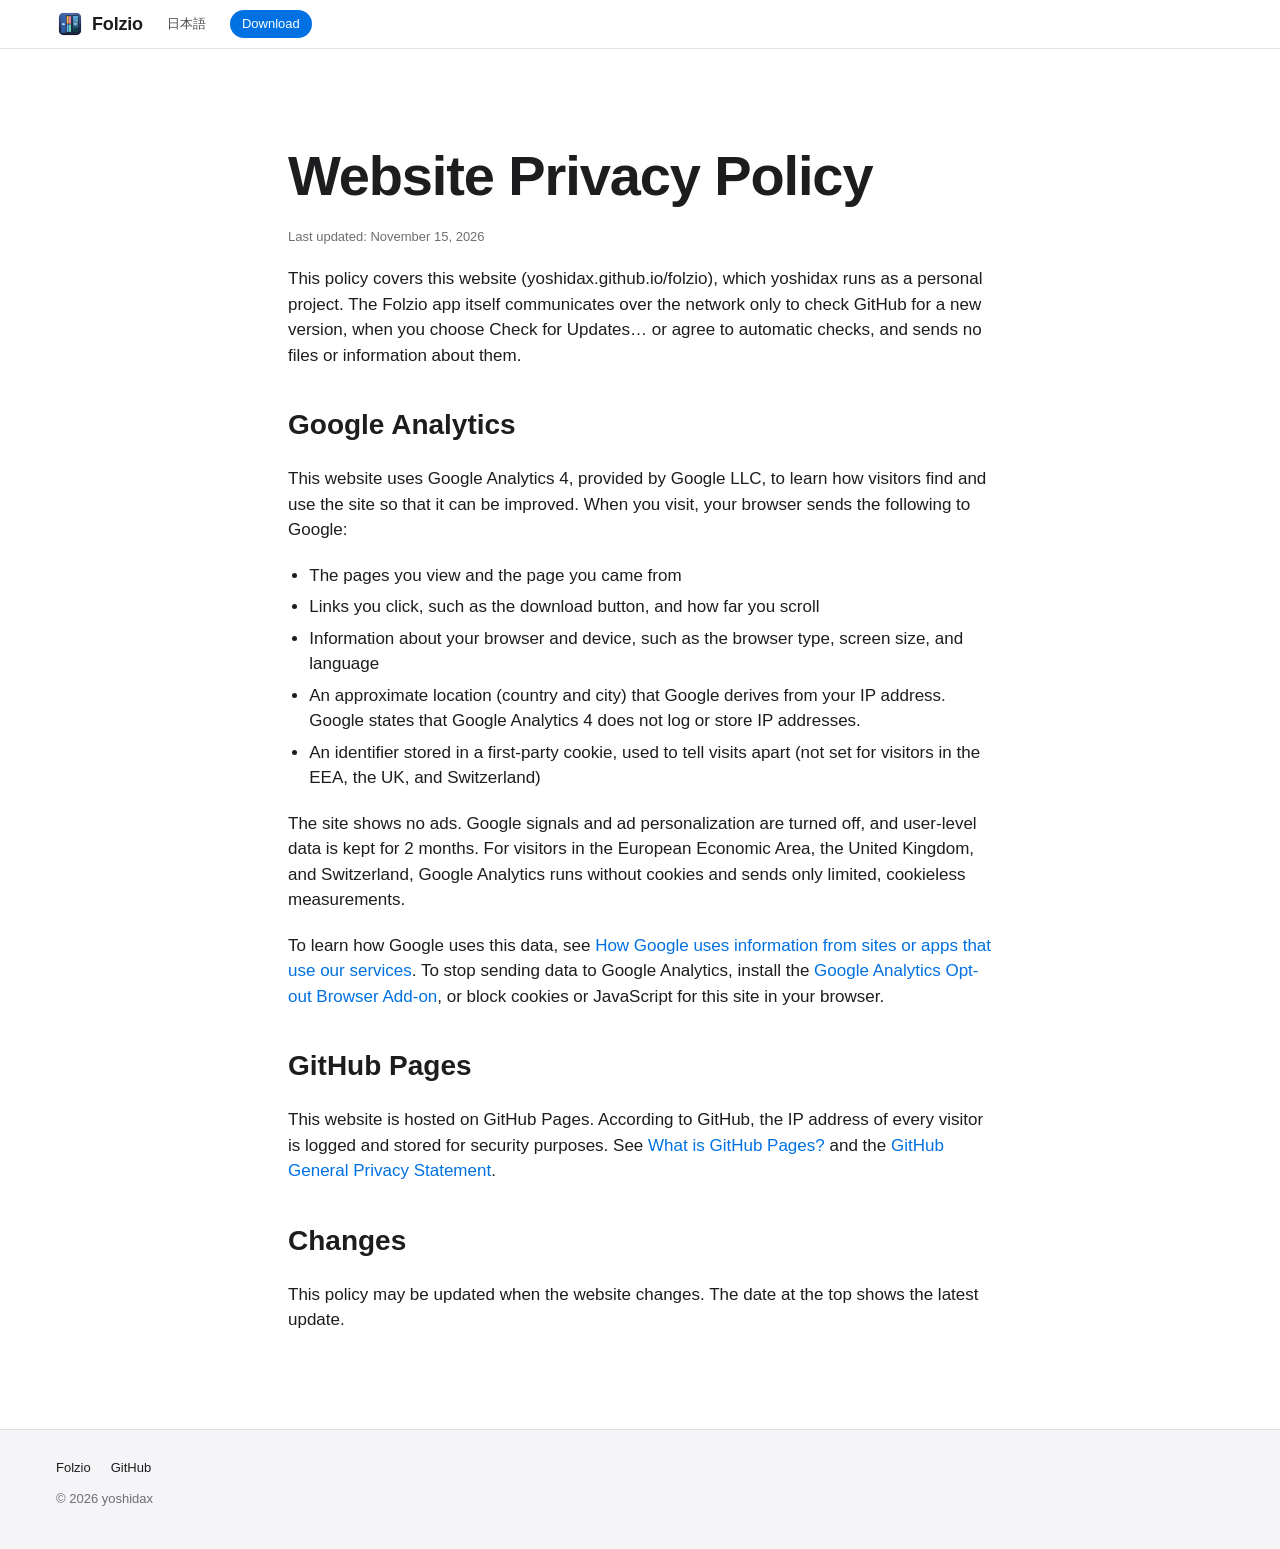
<file: site/privacy.html>
<!doctype html>
<html lang="en">
<head>
  <meta charset="utf-8">
  <meta name="viewport" content="width=device-width, initial-scale=1">
  <title>Website Privacy Policy — Folzio</title>
  <meta name="description" content="How the Folzio website uses Google Analytics and GitHub Pages.">
  <link rel="canonical" href="https://yoshidax.github.io/folzio/privacy.html">
  <link rel="alternate" hreflang="en" href="https://yoshidax.github.io/folzio/privacy.html">
  <link rel="alternate" hreflang="ja" href="https://yoshidax.github.io/folzio/ja/privacy.html">
  <link rel="alternate" hreflang="x-default" href="https://yoshidax.github.io/folzio/privacy.html">
  <link rel="icon" href="app-icon.svg" type="image/svg+xml">
  <link rel="stylesheet" href="style.css">
  <script src="analytics.js"></script>
</head>
<body>
  <header class="nav">
    <div class="wrap">
      <a class="brand" href="./"><img src="app-icon.svg" alt="" width="28" height="28">Folzio</a>
      <a class="lang-switch" href="ja/privacy.html" hreflang="ja" lang="ja">日本語</a>
      <a class="pill" href="./#download">Download</a>
    </div>
  </header>

  <main class="doc">
    <div class="wrap">
      <h1>Website Privacy Policy</h1>
      <p class="updated">Last updated: November 15, 2026</p>
      <p>This policy covers this website (yoshidax.github.io/folzio), which yoshidax runs as a personal project. The Folzio app itself communicates over the network only to check GitHub for a new version, when you choose Check for Updates… or agree to automatic checks, and sends no files or information about them.</p>

      <h2>Google Analytics</h2>
      <p>This website uses Google Analytics 4, provided by Google LLC, to learn how visitors find and use the site so that it can be improved. When you visit, your browser sends the following to Google:</p>
      <ul>
        <li>The pages you view and the page you came from</li>
        <li>Links you click, such as the download button, and how far you scroll</li>
        <li>Information about your browser and device, such as the browser type, screen size, and language</li>
        <li>An approximate location (country and city) that Google derives from your IP address. Google states that Google Analytics 4 does not log or store IP addresses.</li>
        <li>An identifier stored in a first-party cookie, used to tell visits apart (not set for visitors in the EEA, the UK, and Switzerland)</li>
      </ul>
      <p>The site shows no ads. Google signals and ad personalization are turned off, and user-level data is kept for 2 months. For visitors in the European Economic Area, the United Kingdom, and Switzerland, Google Analytics runs without cookies and sends only limited, cookieless measurements.</p>
      <p>To learn how Google uses this data, see <a href="https://policies.google.com/technologies/partner-sites?hl=en-US">How Google uses information from sites or apps that use our services</a>. To stop sending data to Google Analytics, install the <a href="https://tools.google.com/dlpage/gaoptout">Google Analytics Opt-out Browser Add-on</a>, or block cookies or JavaScript for this site in your browser.</p>

      <h2>GitHub Pages</h2>
      <p>This website is hosted on GitHub Pages. According to GitHub, the IP address of every visitor is logged and stored for security purposes. See <a href="https://docs.github.com/en/pages/getting-started-with-github-pages/what-is-github-pages#data-collection">What is GitHub Pages?</a> and the <a href="https://docs.github.com/en/site-policy/privacy-policies/github-general-privacy-statement">GitHub General Privacy Statement</a>.</p>

      <h2>Changes</h2>
      <p>This policy may be updated when the website changes. The date at the top shows the latest update.</p>
    </div>
  </main>

  <footer>
    <div class="wrap">
      <div class="foot-links">
        <a href="./">Folzio</a>
        <a href="https://github.com/yoshidax/folzio">GitHub</a>
      </div>
      <p>© 2026 yoshidax</p>
    </div>
  </footer>
</body>
</html>
</file>
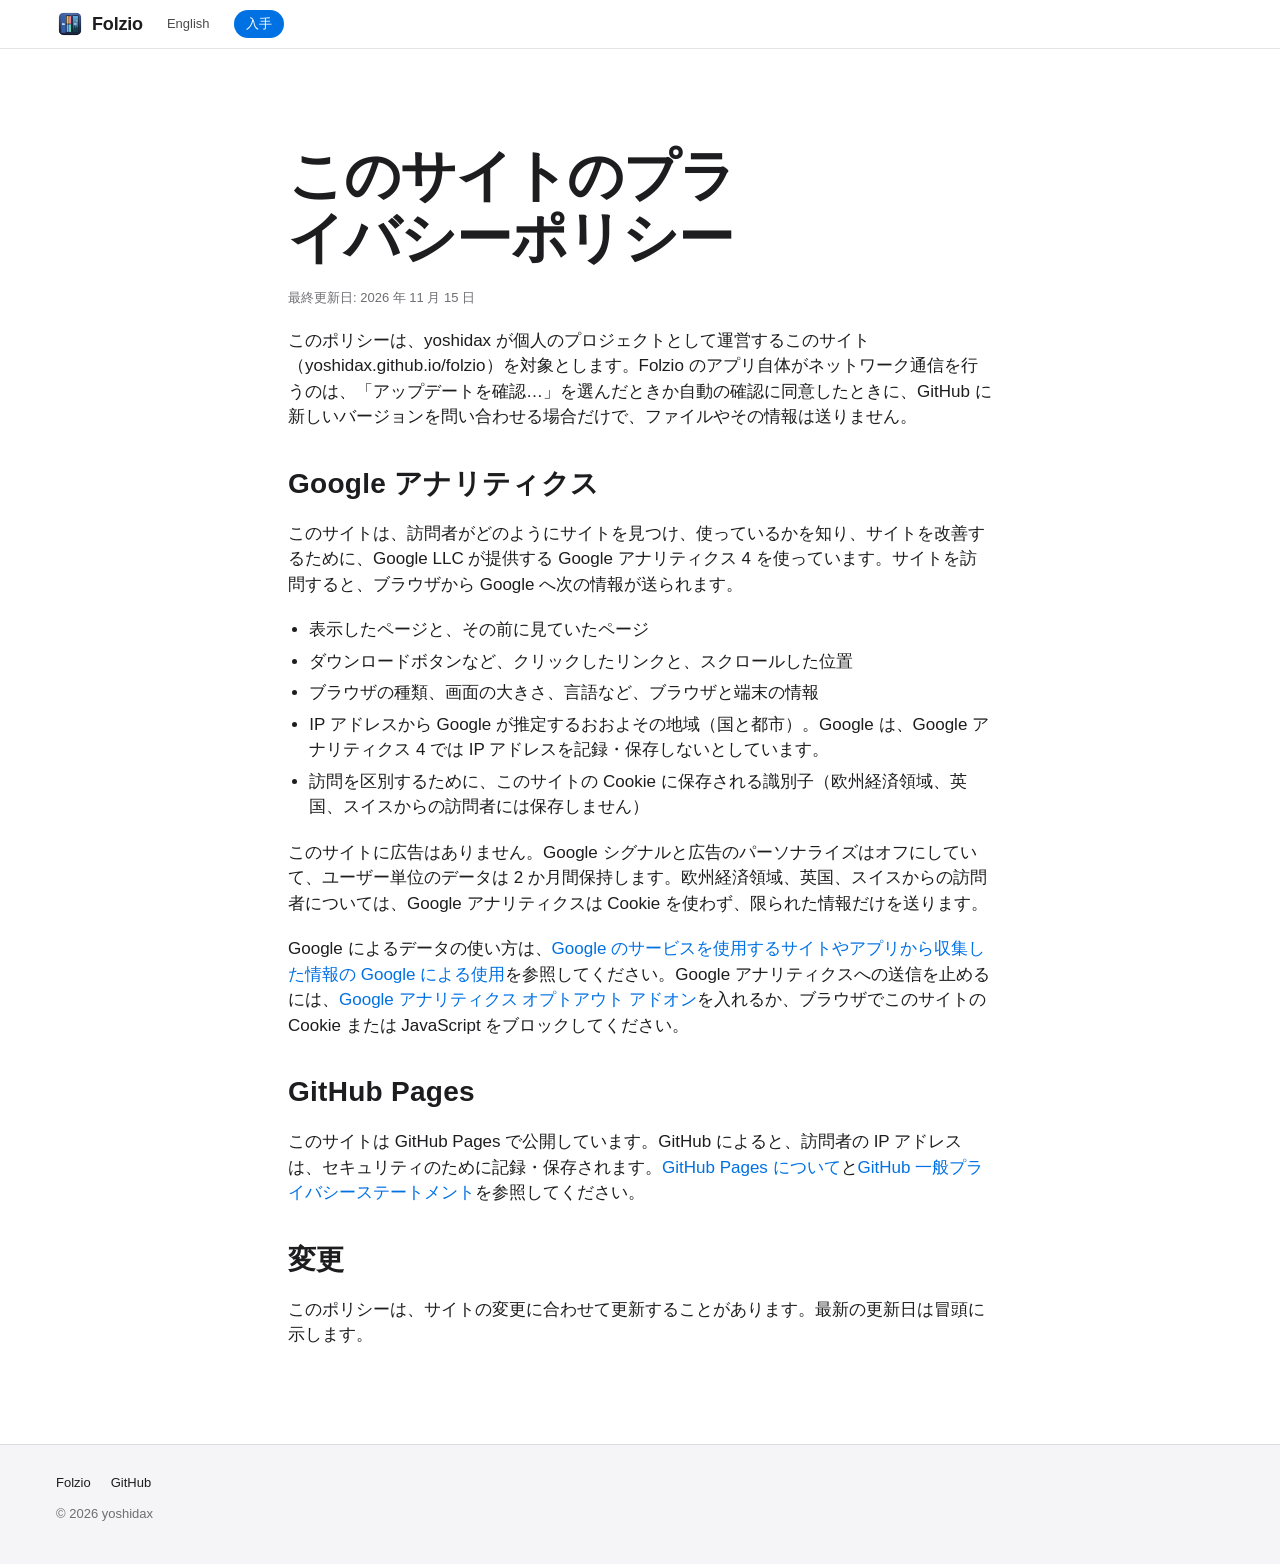
<file: site/ja/privacy.html>
<!doctype html>
<html lang="ja">
<head>
  <meta charset="utf-8">
  <meta name="viewport" content="width=device-width, initial-scale=1">
  <title>このサイトのプライバシーポリシー — Folzio</title>
  <meta name="description" content="Folzio のサイトでの Google アナリティクスと GitHub Pages の利用について。">
  <link rel="canonical" href="https://yoshidax.github.io/folzio/ja/privacy.html">
  <link rel="alternate" hreflang="en" href="https://yoshidax.github.io/folzio/privacy.html">
  <link rel="alternate" hreflang="ja" href="https://yoshidax.github.io/folzio/ja/privacy.html">
  <link rel="alternate" hreflang="x-default" href="https://yoshidax.github.io/folzio/privacy.html">
  <link rel="icon" href="../app-icon.svg" type="image/svg+xml">
  <link rel="stylesheet" href="../style.css">
  <script src="../analytics.js"></script>
</head>
<body>
  <header class="nav">
    <div class="wrap">
      <a class="brand" href="./"><img src="../app-icon.svg" alt="" width="28" height="28">Folzio</a>
      <a class="lang-switch" href="../privacy.html" hreflang="en" lang="en">English</a>
      <a class="pill" href="./#download">入手</a>
    </div>
  </header>

  <main class="doc">
    <div class="wrap">
      <h1>このサイトのプライバシーポリシー</h1>
      <p class="updated">最終更新日: 2026 年 11 月 15 日</p>
      <p>このポリシーは、yoshidax が個人のプロジェクトとして運営するこのサイト（yoshidax.github.io/folzio）を対象とします。Folzio のアプリ自体がネットワーク通信を行うのは、「アップデートを確認…」を選んだときか自動の確認に同意したときに、GitHub に新しいバージョンを問い合わせる場合だけで、ファイルやその情報は送りません。</p>

      <h2>Google アナリティクス</h2>
      <p>このサイトは、訪問者がどのようにサイトを見つけ、使っているかを知り、サイトを改善するために、Google LLC が提供する Google アナリティクス 4 を使っています。サイトを訪問すると、ブラウザから Google へ次の情報が送られます。</p>
      <ul>
        <li>表示したページと、その前に見ていたページ</li>
        <li>ダウンロードボタンなど、クリックしたリンクと、スクロールした位置</li>
        <li>ブラウザの種類、画面の大きさ、言語など、ブラウザと端末の情報</li>
        <li>IP アドレスから Google が推定するおおよその地域（国と都市）。Google は、Google アナリティクス 4 では IP アドレスを記録・保存しないとしています。</li>
        <li>訪問を区別するために、このサイトの Cookie に保存される識別子（欧州経済領域、英国、スイスからの訪問者には保存しません）</li>
      </ul>
      <p>このサイトに広告はありません。Google シグナルと広告のパーソナライズはオフにしていて、ユーザー単位のデータは 2 か月間保持します。欧州経済領域、英国、スイスからの訪問者については、Google アナリティクスは Cookie を使わず、限られた情報だけを送ります。</p>
      <p>Google によるデータの使い方は、<a href="https://policies.google.com/technologies/partner-sites?hl=ja">Google のサービスを使用するサイトやアプリから収集した情報の Google による使用</a>を参照してください。Google アナリティクスへの送信を止めるには、<a href="https://tools.google.com/dlpage/gaoptout">Google アナリティクス オプトアウト アドオン</a>を入れるか、ブラウザでこのサイトの Cookie または JavaScript をブロックしてください。</p>

      <h2>GitHub Pages</h2>
      <p>このサイトは GitHub Pages で公開しています。GitHub によると、訪問者の IP アドレスは、セキュリティのために記録・保存されます。<a href="https://docs.github.com/ja/pages/getting-started-with-github-pages/what-is-github-pages#data-collection">GitHub Pages について</a>と<a href="https://docs.github.com/ja/site-policy/privacy-policies/github-general-privacy-statement">GitHub 一般プライバシーステートメント</a>を参照してください。</p>

      <h2>変更</h2>
      <p>このポリシーは、サイトの変更に合わせて更新することがあります。最新の更新日は冒頭に示します。</p>
    </div>
  </main>

  <footer>
    <div class="wrap">
      <div class="foot-links">
        <a href="./">Folzio</a>
        <a href="https://github.com/yoshidax/folzio">GitHub</a>
      </div>
      <p>© 2026 yoshidax</p>
    </div>
  </footer>
</body>
</html>
</file>
<file: site/style.css>
/* Folzio landing page. One column: a black hero, then one message per band (headline, short text, large screen). */
:root {
  --bg: #ffffff;
  --bg-alt: #f5f5f7;
  --fg: #1d1d1f;
  --muted: #6e6e73;
  --accent: #0071e3;
  --accent-fg: #ffffff;
  --line: rgba(0, 0, 0, 0.1);
  --nav-bg: rgba(255, 255, 255, 0.72);
  /* The hero stays dark in both themes, matching the dark-mode screenshots. */
  --stage: #000000;
  --stage-fg: #f5f5f7;
  --stage-muted: #a1a1a6;
  --stage-accent: #2997ff;

  --font: -apple-system, BlinkMacSystemFont, "Helvetica Neue", "Hiragino Sans", "Hiragino Kaku Gothic ProN", "Noto Sans JP", "Segoe UI", sans-serif;
  --display: clamp(2.5rem, 6.4vw, 5rem);
  --headline: clamp(2rem, 4.6vw, 3.5rem);
  --title: clamp(1.25rem, 2.2vw, 1.75rem);
  --lead: clamp(1.125rem, 1.8vw, 1.5rem);
  --body: 1.0625rem;
  --small: 0.8125rem;
  --measure: 40rem;
  --wide: 75rem;
  color-scheme: light;
}

@media (prefers-color-scheme: dark) {
  :root {
    --bg: #000000;
    --bg-alt: #111113;
    --fg: #f5f5f7;
    --muted: #a1a1a6;
    --accent: #2997ff;
    --line: rgba(255, 255, 255, 0.14);
    --nav-bg: rgba(22, 22, 23, 0.72);
    color-scheme: dark;
  }
}

* { box-sizing: border-box; }

html { -webkit-text-size-adjust: 100%; }

body {
  margin: 0;
  background: var(--bg);
  color: var(--fg);
  font-family: var(--font);
  font-size: var(--body);
  line-height: 1.5;
  -webkit-font-smoothing: antialiased;
}

a { color: var(--accent); text-decoration: none; }
a:hover { text-decoration: underline; }
a:focus-visible { outline: 2px solid var(--accent); outline-offset: 3px; border-radius: 4px; }
h1, h2, h3 { margin: 0; text-wrap: balance; font-weight: 600; }
p { margin: 0; }
img, video { display: block; height: auto; max-width: 100%; }
kbd { font-family: var(--font); font-size: 0.95em; }

:lang(ja) h1, :lang(ja) h2 { letter-spacing: 0.01em; line-height: 1.25; }

.wrap {
  width: 100%;
  max-width: var(--wide);
  margin-inline: auto;
  padding-left: max(16px, env(safe-area-inset-left, 0px));
  padding-right: max(16px, env(safe-area-inset-right, 0px));
}

/* Navigation */
.nav {
  position: sticky;
  top: 0;
  z-index: 20;
  background: var(--nav-bg);
  -webkit-backdrop-filter: saturate(180%) blur(20px);
  backdrop-filter: saturate(180%) blur(20px);
  border-bottom: 1px solid var(--line);
}
.nav .wrap { display: flex; align-items: center; gap: 24px; min-height: 48px; }
.brand { display: flex; align-items: center; gap: 8px; font-weight: 600; font-size: 1.125rem; color: var(--fg); letter-spacing: -0.01em; }
.brand img { width: 28px; height: 28px; }
.brand:hover { text-decoration: none; }
.nav-links { display: flex; gap: 22px; margin-left: auto; font-size: 0.875rem; }
.nav-links a { color: var(--fg); opacity: 0.8; }
.nav-links a:hover { opacity: 1; text-decoration: none; }
.lang-switch { font-size: 0.8125rem; color: var(--fg); opacity: 0.8; }
.pill {
  display: inline-block;
  background: var(--accent);
  color: var(--accent-fg);
  border-radius: 999px;
  padding: 4px 12px;
  font-size: 0.8125rem;
  font-weight: 500;
}
.pill:hover { text-decoration: none; filter: brightness(1.08); }
@media (max-width: 720px) {
  .nav-links { display: none; }
  .lang-switch { margin-left: auto; }
}

/* Hero */
.hero { background: var(--stage); color: var(--stage-fg); text-align: center; overflow: hidden; }
.hero .wrap { padding-block: clamp(48px, 8vw, 96px) 0; display: grid; justify-items: center; gap: 20px; }
.app-id { display: grid; justify-items: center; gap: 4px; }
.app-icon { width: clamp(96px, 11vw, 128px); height: auto; filter: drop-shadow(0 12px 28px rgba(60, 110, 220, 0.35)); }
.app-name { font-size: var(--title); font-weight: 600; letter-spacing: -0.01em; }
.hero h1 { font-size: var(--display); line-height: 1.06; letter-spacing: -0.025em; max-width: 14em; }
.hero .lead { font-size: var(--lead); color: var(--stage-muted); max-width: 30em; line-height: 1.4; }
.cta { display: flex; flex-wrap: wrap; justify-content: center; align-items: center; gap: 28px; margin-top: 8px; }
.btn { display: inline-block; background: var(--stage-accent); color: #ffffff; padding: 12px 24px; border-radius: 999px; font-weight: 500; }
.btn:hover { text-decoration: none; filter: brightness(1.1); }
.more { color: var(--stage-accent); }
.meta { font-size: var(--small); color: var(--stage-muted); }
.hero .shot { margin-top: clamp(32px, 5vw, 64px); }

/* Screens */
.shot { width: min(100%, 64rem); }
/* Screenshots keep the window's own rounded corners in their alpha channel; the shadow follows that shape. */
img.shot { filter: drop-shadow(0 18px 36px rgba(0, 0, 0, 0.28)); }
/* Videos have no alpha channel, so round them to the window's corner radius (18 of 2880 by 1800 pixels). */
video.shot { border-radius: 0.65% / 1.04%; box-shadow: 0 18px 36px rgba(0, 0, 0, 0.28); background: #000000; }
.shot { cursor: zoom-in; }
.shot:focus-visible { outline: 2px solid var(--accent); outline-offset: 6px; }

/* Enlarged view (lightbox.js). The backdrop dims the page slowly; the media zooms from its place in the page. */
.lightbox {
  position: fixed;
  inset: 0;
  z-index: 100;
  background: rgba(0, 0, 0, 0);
  transition: background-color 0.6s ease;
  cursor: zoom-out;
}
.lightbox.is-open { background: rgba(0, 0, 0, 0.62); }
.lightbox:focus { outline: none; }
.lightbox-media { position: fixed; max-width: none; transform-origin: 0 0; cursor: default; }
video.lightbox-media { border-radius: 0.65% / 1.04%; background: #000000; }
@media (prefers-reduced-motion: reduce) {
  .lightbox { transition: none; }
}
.shot-row { display: grid; grid-template-columns: repeat(2, minmax(0, 1fr)); gap: 20px; width: min(100%, 64rem); margin-top: clamp(40px, 6vw, 64px); }
.shot-row .shot { width: 100%; }
@media (max-width: 720px) { .shot-row { grid-template-columns: minmax(0, 1fr); } }

/* Scroll reveal. reveal.js adds .reveal-ready only when it can show the screenshots again. */
.reveal-ready .shot {
  opacity: 0;
  transform: translateY(32px) scale(0.98);
  transition: opacity 0.9s cubic-bezier(0.22, 1, 0.36, 1), transform 0.9s cubic-bezier(0.22, 1, 0.36, 1);
}
.reveal-ready .shot.is-visible { opacity: 1; transform: none; }
.reveal-ready .shot-row .shot:nth-child(2) { transition-delay: 0.12s; }
@media (prefers-reduced-motion: reduce) {
  .reveal-ready .shot { opacity: 1; transform: none; transition: none; }
}

/* Bands */
.band { padding-block: clamp(72px, 11vw, 136px); }
.band.alt { background: var(--bg-alt); }
.center { text-align: center; display: grid; justify-items: center; gap: 18px; }
.band h2 { font-size: var(--headline); line-height: 1.08; letter-spacing: -0.02em; max-width: 16em; }
.band .lead { font-size: var(--lead); color: var(--muted); max-width: var(--measure); line-height: 1.45; }
.band > .wrap > .shot { margin-top: clamp(40px, 6vw, 64px); }

.panes { display: grid; grid-template-columns: repeat(3, minmax(0, 1fr)); gap: clamp(24px, 4vw, 48px); width: 100%; max-width: 62rem; text-align: left; margin-top: 8px; }
.panes div { display: grid; gap: 8px; align-content: start; border-top: 1px solid var(--line); padding-top: 18px; min-width: 0; }
.panes h3 { font-size: var(--title); letter-spacing: -0.01em; }
.panes p { color: var(--muted); }
@media (max-width: 720px) { .panes { grid-template-columns: minmax(0, 1fr); } }

.statement h2 { font-size: var(--display); line-height: 1.06; letter-spacing: -0.025em; }

/* Download */
.dl-icon { width: 80px; height: auto; }
.req { font-size: var(--small); color: var(--muted); }
.dl-btn { display: inline-block; background: var(--accent); color: var(--accent-fg); padding: 12px 24px; border-radius: 999px; font-weight: 500; }
.dl-btn:hover { text-decoration: none; filter: brightness(1.08); }
.steps { list-style: none; padding: 0; margin: clamp(32px, 5vw, 48px) 0 0; display: grid; grid-template-columns: repeat(3, minmax(0, 1fr)); gap: 20px; width: 100%; max-width: 62rem; text-align: left; counter-reset: step; }
.steps li { counter-increment: step; display: grid; gap: 8px; align-content: start; min-width: 0; }
.steps li::before { content: counter(step); font-size: 2rem; font-weight: 600; color: var(--muted); font-variant-numeric: tabular-nums; }
.steps p { color: var(--muted); }
.steps strong { color: var(--fg); font-weight: 600; }
.steps code { word-break: break-all; }
@media (max-width: 720px) { .steps { grid-template-columns: minmax(0, 1fr); } }

/* Privacy policy page */
.doc { padding-block: clamp(48px, 8vw, 96px); }
.doc .wrap { max-width: 46rem; display: grid; gap: 20px; }
.doc h1 { font-size: var(--headline); line-height: 1.1; letter-spacing: -0.02em; }
.doc h2 { font-size: var(--title); margin-top: 16px; }
.doc ul { margin: 0; padding-left: 1.25em; display: grid; gap: 6px; }
.doc .updated { color: var(--muted); font-size: var(--small); }

/* Footer */
footer { background: var(--bg-alt); color: var(--muted); font-size: var(--small); border-top: 1px solid var(--line); }
footer .wrap { padding-block: 28px 40px; display: grid; gap: 12px; }
.foot-links { display: flex; flex-wrap: wrap; gap: 8px 20px; }
.foot-links a { color: var(--fg); }
footer p { max-width: 60rem; }
</file>
